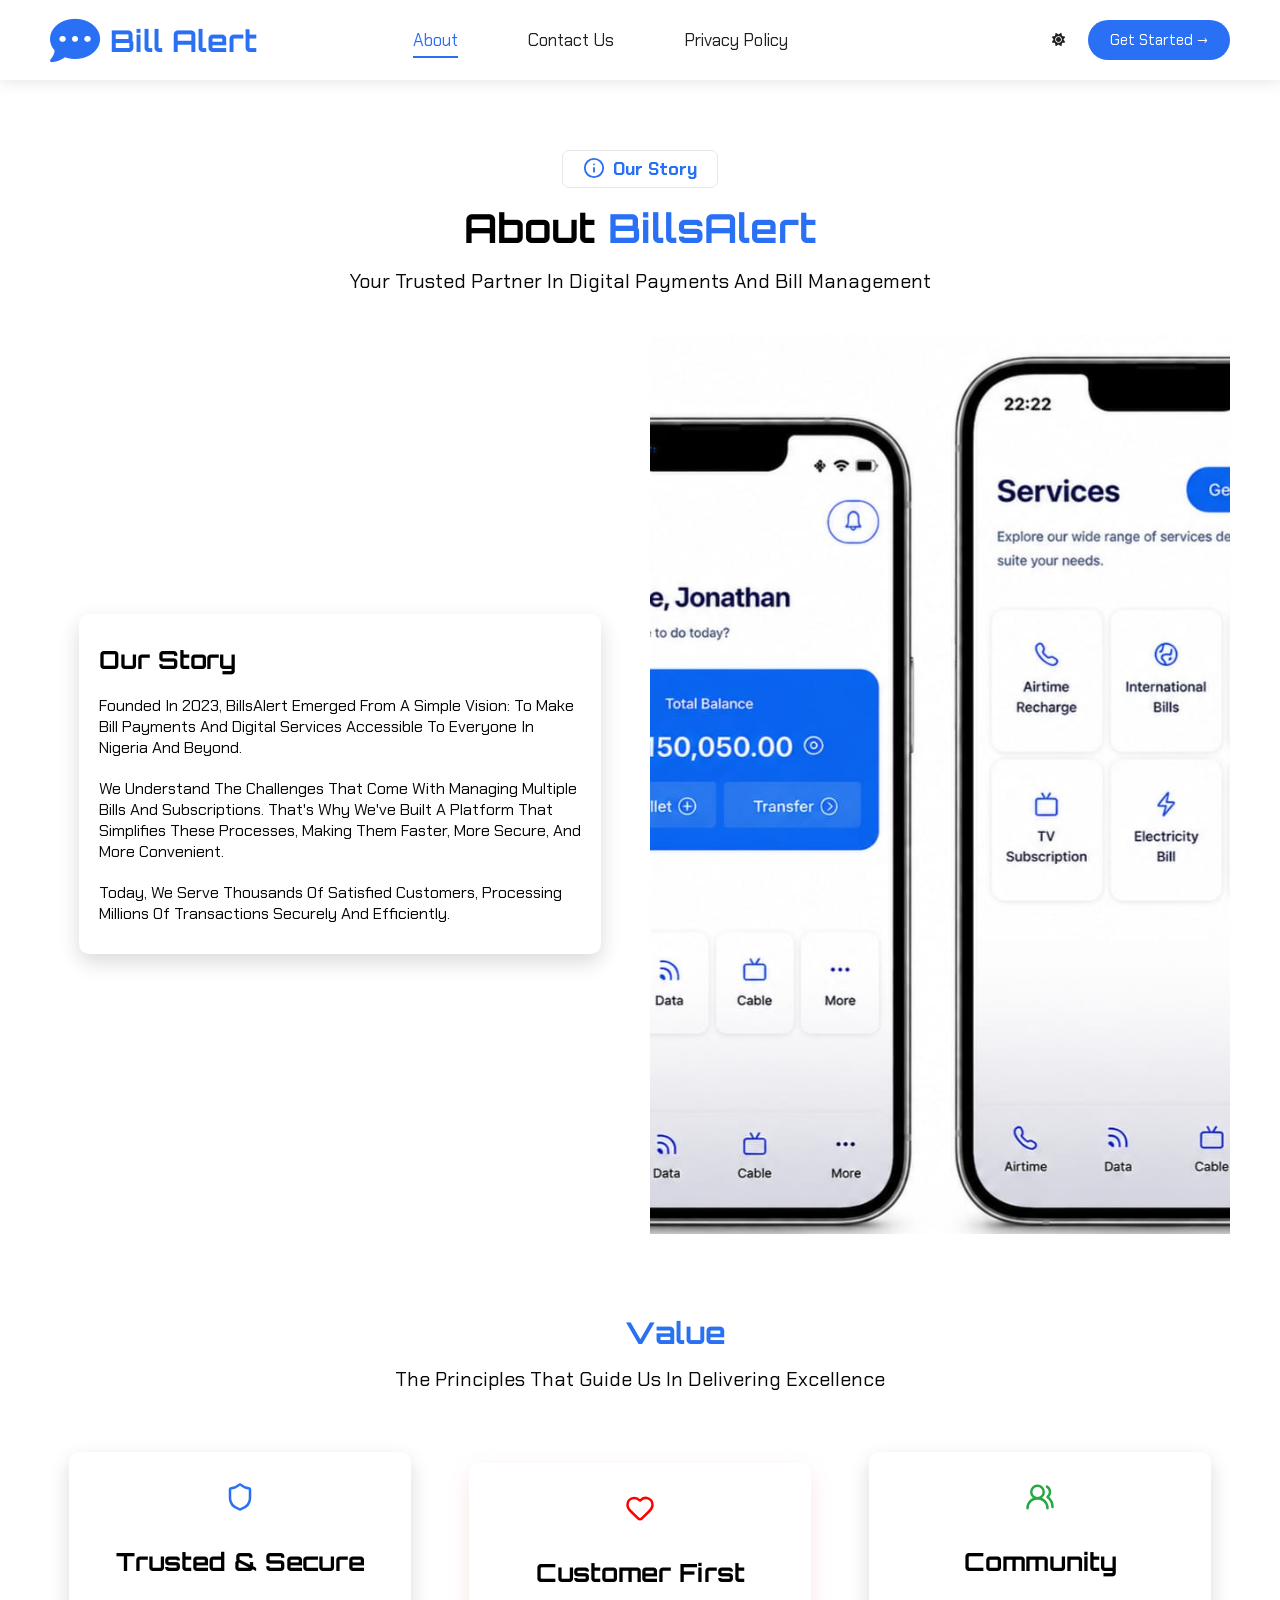
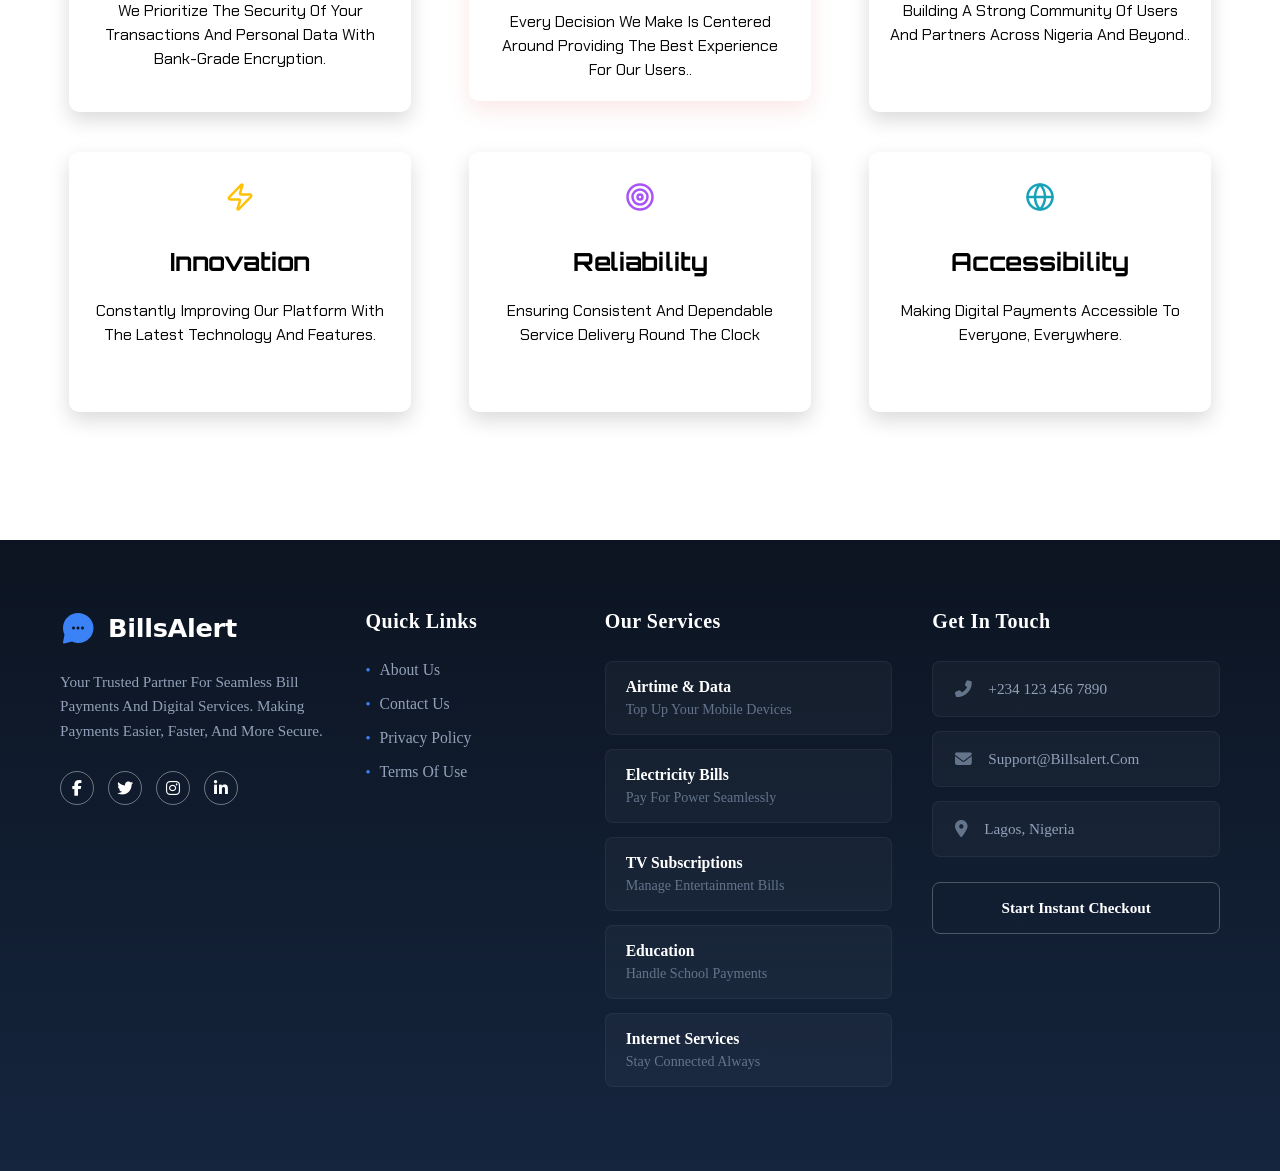
<file: about.html>
<!DOCTYPE html>
<html lang="en">

<head>
    <meta charset="UTF-8">
    <meta name="viewport" content="width=device-width, initial-scale=1.0">
    <title>BillsAlert</title>
    <link rel="preconnect" href="https://fonts.googleapis.com">
    <link rel="preconnect" href="https://fonts.gstatic.com" crossorigin>
    <link href="https://fonts.googleapis.com/css2?family=Orbitron:wght@400..900&display=swap" rel="stylesheet">
    <link rel="preconnect" href="https://fonts.googleapis.com">
    <link href="https://unpkg.com/aos@2.3.1/dist/aos.css" rel="stylesheet">
    <link
        href="https://fonts.googleapis.com/css2?family=Chakra+Petch:ital,wght@0,300;0,400;0,500;0,600;0,700;1,300;1,400;1,500;1,600;1,700&family=Orbitron:wght@400..900&display=swap"
        rel="stylesheet">
    <link rel="stylesheet" href="https://cdnjs.cloudflare.com/ajax/libs/font-awesome/6.5.2/css/all.min.css">
    <link rel="stylesheet" href="css/style.css">
    <link rel="stylesheet" href="css/about.css">
</head>

<body>
    <section class="hero">
        <section class="nav">
            <div class="nav-container">
                <div class="icon">
                    <a href="index.html"> <i class="fa-solid fa-comment-dots">
                        </i>
                        <h3>Bill Alert</h3>
                    </a>
                </div>




               <div id="nav" class="nav-links">
                <button class="hideMenu" id="hideMenu">
                
                        <svg xmlns="http://www.w3.org/2000/svg" width="16" height="16" fill="currentColor"
                            class="bi bi-x-lg" viewBox="0 0 16 16">
                            <path
                                d="M2.146 2.854a.5.5 0 1 1 .708-.708L8 7.293l5.146-5.147a.5.5 0 0 1 .708.708L8.707 8l5.147 5.146a.5.5 0 0 1-.708.708L8 8.707l-5.146 5.147a.5.5 0 0 1-.708-.708L7.293 8z" />
                        </svg>
                    
                </button>

               <div class="nav-link">
                 <ul>
                    <li><a href="about.html" class="active">about</a></li>
                    <li><a href="contact.html">contact us</a></li>
                    <li><a href="policy.html">privacy policy</a></li>
                </ul>

                   <div class="get-started">
                        <button class="mode-btn" onclick="toggleTheme()">
                          <i class="fa-regular fa-sun theme-icon" id="theme-icon"></i>
                        </button>
                        <a href="#">
                            <button>Get Started →</button>
                        </a>
                    </div>
               </div>
            </div>

                <div class="menu-Toggle" id="openMenuButton">
                    <div></div>
                    <div></div>
                    <div></div>
                </div>

                <!-- <nav class="side-menu" id="sideMenu">
                <div class="close-btn" id="closeMenuButton">&times;</div>
                <ul>
                     <li><a href="about.html">about</a></li>
                    <li><a href="contact.html">contact us</a></li>
                    <li><a href="policy.html">privacy policy</a></li>
                </ul>
            </nav> -->
            </div>
        </section>
    </section>
    <section class="about-us">
        <div class="about-">
            <div class="about-text">
                <h6> <svg xmlns="http://www.w3.org/2000/svg" width="24" height="24" viewBox="0 0 24 24" fill="none"
                        stroke="currentColor" stroke-width="2" stroke-linecap="round" stroke-linejoin="round"
                        class="lucide lucide-info-icon lucide-info">
                        <circle cx="12" cy="12" r="10" />
                        <path d="M12 16v-4" />
                        <path d="M12 8h.01" />
                    </svg> our story</h6>
                    <h2>About <span>BillsAlert</span></h2>
                    <p>Your trusted partner in digital payments and bill management</p>

            </div>

            <div class="about-grid">
                <div class="about-grid-item">
                    <h2>our story</h2>
                    <div class="first">
                        Founded in 2023, BillsAlert emerged from a simple vision: to make bill payments and digital
                        services accessible to everyone in Nigeria and beyond.
                    </div>
                    <div class="first">
                        We understand the challenges that come with managing multiple bills and subscriptions. That's
                        why we've built a platform that simplifies these processes, making them faster, more secure, and
                        more convenient.
                    </div>
                    <div class="first">
                        Today, we serve thousands of satisfied customers, processing millions of transactions securely
                        and efficiently.
                    </div>
                </div>
                <div class="about-grid-item">
                    <img src="assets/billalert.jpeg" alt="">
                </div>
            </div>
        </div>
    </section>

    <section class="value">
        <div class="value-text">
            <h2>Our <span>value</span></h2>
            <p>The principles that guide us in delivering excellence</p>

        </div>
        <div class="value-grid">
            <div class="value-grid-item">
                <svg xmlns="http://www.w3.org/2000/svg" width="24" height="24" viewBox="0 0 24 24" fill="none"
                    stroke="currentColor" stroke-width="2" stroke-linecap="round" stroke-linejoin="round"
                    class="lucide lucide-shield-icon lucide-shield">
                    <path
                        d="M20 13c0 5-3.5 7.5-7.66 8.95a1 1 0 0 1-.67-.01C7.5 20.5 4 18 4 13V6a1 1 0 0 1 1-1c2 0 4.5-1.2 6.24-2.72a1.17 1.17 0 0 1 1.52 0C14.51 3.81 17 5 19 5a1 1 0 0 1 1 1z" />
                </svg>
                <h2>trusted & secure</h2>
                <p>We prioritize the security of your transactions and personal data with bank-grade encryption.</p>
            </div>
            <div class="value-grid-item heart">
                <svg xmlns="http://www.w3.org/2000/svg" width="24" height="24" viewBox="0 0 24 24" fill="none"
                    stroke="currentColor" stroke-width="2" stroke-linecap="round" stroke-linejoin="round"
                    class="lucide lucide-heart-icon lucide-heart">
                    <path
                        d="M2 9.5a5.5 5.5 0 0 1 9.591-3.676.56.56 0 0 0 .818 0A5.49 5.49 0 0 1 22 9.5c0 2.29-1.5 4-3 5.5l-5.492 5.313a2 2 0 0 1-3 .019L5 15c-1.5-1.5-3-3.2-3-5.5" />
                </svg>
                <h2>Customer First</h2>
                <p>Every decision we make is centered around providing the best experience for our users..</p>
            </div>
            <div class="value-grid-item users">
                <svg xmlns="http://www.w3.org/2000/svg" width="24" height="24" viewBox="0 0 24 24" fill="none"
                    stroke="currentColor" stroke-width="2" stroke-linecap="round" stroke-linejoin="round"
                    class="lucide lucide-users-round-icon lucide-users-round">
                    <path d="M18 21a8 8 0 0 0-16 0" />
                    <circle cx="10" cy="8" r="5" />
                    <path d="M22 20c0-3.37-2-6.5-4-8a5 5 0 0 0-.45-8.3" />
                </svg>
                <h2>Community </h2>
                <p>Building a strong community of users and partners across Nigeria and beyond..</p>
            </div>
            <div class="value-grid-item lightning">
                <svg xmlns="http://www.w3.org/2000/svg" width="24" height="24" viewBox="0 0 24 24" fill="none"
                    stroke="currentColor" stroke-width="2" stroke-linecap="round" stroke-linejoin="round"
                    class="lucide lucide-zap-icon lucide-zap">
                    <path
                        d="M4 14a1 1 0 0 1-.78-1.63l9.9-10.2a.5.5 0 0 1 .86.46l-1.92 6.02A1 1 0 0 0 13 10h7a1 1 0 0 1 .78 1.63l-9.9 10.2a.5.5 0 0 1-.86-.46l1.92-6.02A1 1 0 0 0 11 14z" />
                </svg>
                <h2>innovation </h2>
                <p>Constantly improving our platform with the latest technology and features.</p>
            </div>
            <div class="value-grid-item target">
                <svg xmlns="http://www.w3.org/2000/svg" width="24" height="24" viewBox="0 0 24 24" fill="none"
                    stroke="currentColor" stroke-width="2" stroke-linecap="round" stroke-linejoin="round"
                    class="lucide lucide-target-icon lucide-target">
                    <circle cx="12" cy="12" r="10" />
                    <circle cx="12" cy="12" r="6" />
                    <circle cx="12" cy="12" r="2" />
                </svg>
                <h2>reliability </h2>
                <p>Ensuring consistent and dependable service delivery round the clock</p>
            </div>
            <div class="value-grid-item globe">
                <svg xmlns="http://www.w3.org/2000/svg" width="24" height="24" viewBox="0 0 24 24" fill="none"
                    stroke="currentColor" stroke-width="2" stroke-linecap="round" stroke-linejoin="round"
                    class="lucide lucide-globe-icon lucide-globe">
                    <circle cx="12" cy="12" r="10" />
                    <path d="M12 2a14.5 14.5 0 0 0 0 20 14.5 14.5 0 0 0 0-20" />
                    <path d="M2 12h20" />
                </svg>
                <h2>accessibility </h2>
                <p>Making digital payments accessible to everyone, everywhere.</p>
            </div>
        </div>
    </section>

    <section class="footer">
        <div class="footer-container">
            <div class="footer-content">

                <div class="footer-column brand-col">
                    <div class="logo-wrapper">
                        <svg class="logo-msg-icon" viewBox="0 0 24 24" fill="currentColor">
                            <path
                                d="M12 2C6.48 2 2 6.48 2 12c0 1.54.36 2.98 1 4.28L2.03 21.45c-.14.53.33 1.01.86.86l5.17-1.39c1.3.64 2.74 1 4.28 1 5.52 0 10-4.48 10-10S17.52 2 12 2zm-3 11c-.55 0-1-.45-1-1s.45-1 1-1 1 .45 1 1-.45 1-1 1zm3 0c-.55 0-1-.45-1-1s.45-1 1-1 1 .45 1 1-.45 1-1 1zm3 0c-.55 0-1-.45-1-1s.45-1 1-1 1 .45 1 1-.45 1-1 1z" />
                        </svg>
                        <span class="logo-text">BillsAlert</span>
                    </div>
                    <p class="brand-description">
                        Your trusted partner for seamless bill payments and digital services. Making payments easier,
                        faster, and more secure.
                    </p>
                    <div class="social-links-wrapper">
                        <a href="#" class="social-btn-link"><i class="fab fa-facebook-f"></i></a>
                        <a href="#" class="social-btn-link"><i class="fab fa-twitter"></i></a>
                        <a href="#" class="social-btn-link"><i class="fab fa-instagram"></i></a>
                        <a href="#" class="social-btn-link"><i class="fab fa-linkedin-in"></i></a>
                    </div>
                </div>

                <div class="footer-column links-col">
                    <h3 class="column-title">Quick Links</h3>
                    <ul class="quick-links-list">
                        <li><a href="#" class="quick-link-item">About Us</a></li>
                        <li><a href="#" class="quick-link-item">Contact Us</a></li>
                        <li><a href="#" class="quick-link-item">Privacy Policy</a></li>
                        <li><a href="#" class="quick-link-item">Terms of Use</a></li>
                    </ul>
                </div>

                <div class="footer-column services-col">
                    <h3 class="column-title">Our Services</h3>

                    <div class="service-card">
                        <h4 class="service-title">Airtime & Data</h4>
                        <p class="service-desc">Top up your mobile devices</p>
                    </div>

                    <div class="service-card">
                        <h4 class="service-title">Electricity Bills</h4>
                        <p class="service-desc">Pay for power seamlessly</p>
                    </div>

                    <div class="service-card">
                        <h4 class="service-title">TV Subscriptions</h4>
                        <p class="service-desc">Manage entertainment bills</p>
                    </div>

                    <div class="service-card">
                        <h4 class="service-title">Education</h4>
                        <p class="service-desc">Handle school payments</p>
                    </div>

                    <div class="service-card">
                        <h4 class="service-title">Internet Services</h4>
                        <p class="service-desc">Stay connected always</p>
                    </div>
                </div>

                <div class="footer-column contact-col">
                    <h3 class="column-title">Get in Touch</h3>

                    <a href="tel:+2341234567890" class="contact-card-link">
                        <i class="fas fa-phone-alt"></i> <span>+234 123 456 7890</span>
                    </a>

                    <a href="mailto:support@billsalert.com" class="contact-card-link">
                        <i class="fas fa-envelope"></i> <span>support@billsalert.com</span>
                    </a>

                    <a href="#" class="contact-card-link">
                        <i class="fas fa-map-marker-alt"></i> <span>Lagos, Nigeria</span>
                    </a>

                    <a href="#" class="checkout-action-btn">Start Instant Checkout</a>
                </div>

            </div>
        </div>
    </section>

    <script src="https://unpkg.com/aos@2.3.1/dist/aos.js"></script>
    <script>
        AOS.init();
    </script>
      <Script src="script.js"></Script>
</body>

</html>
</file>
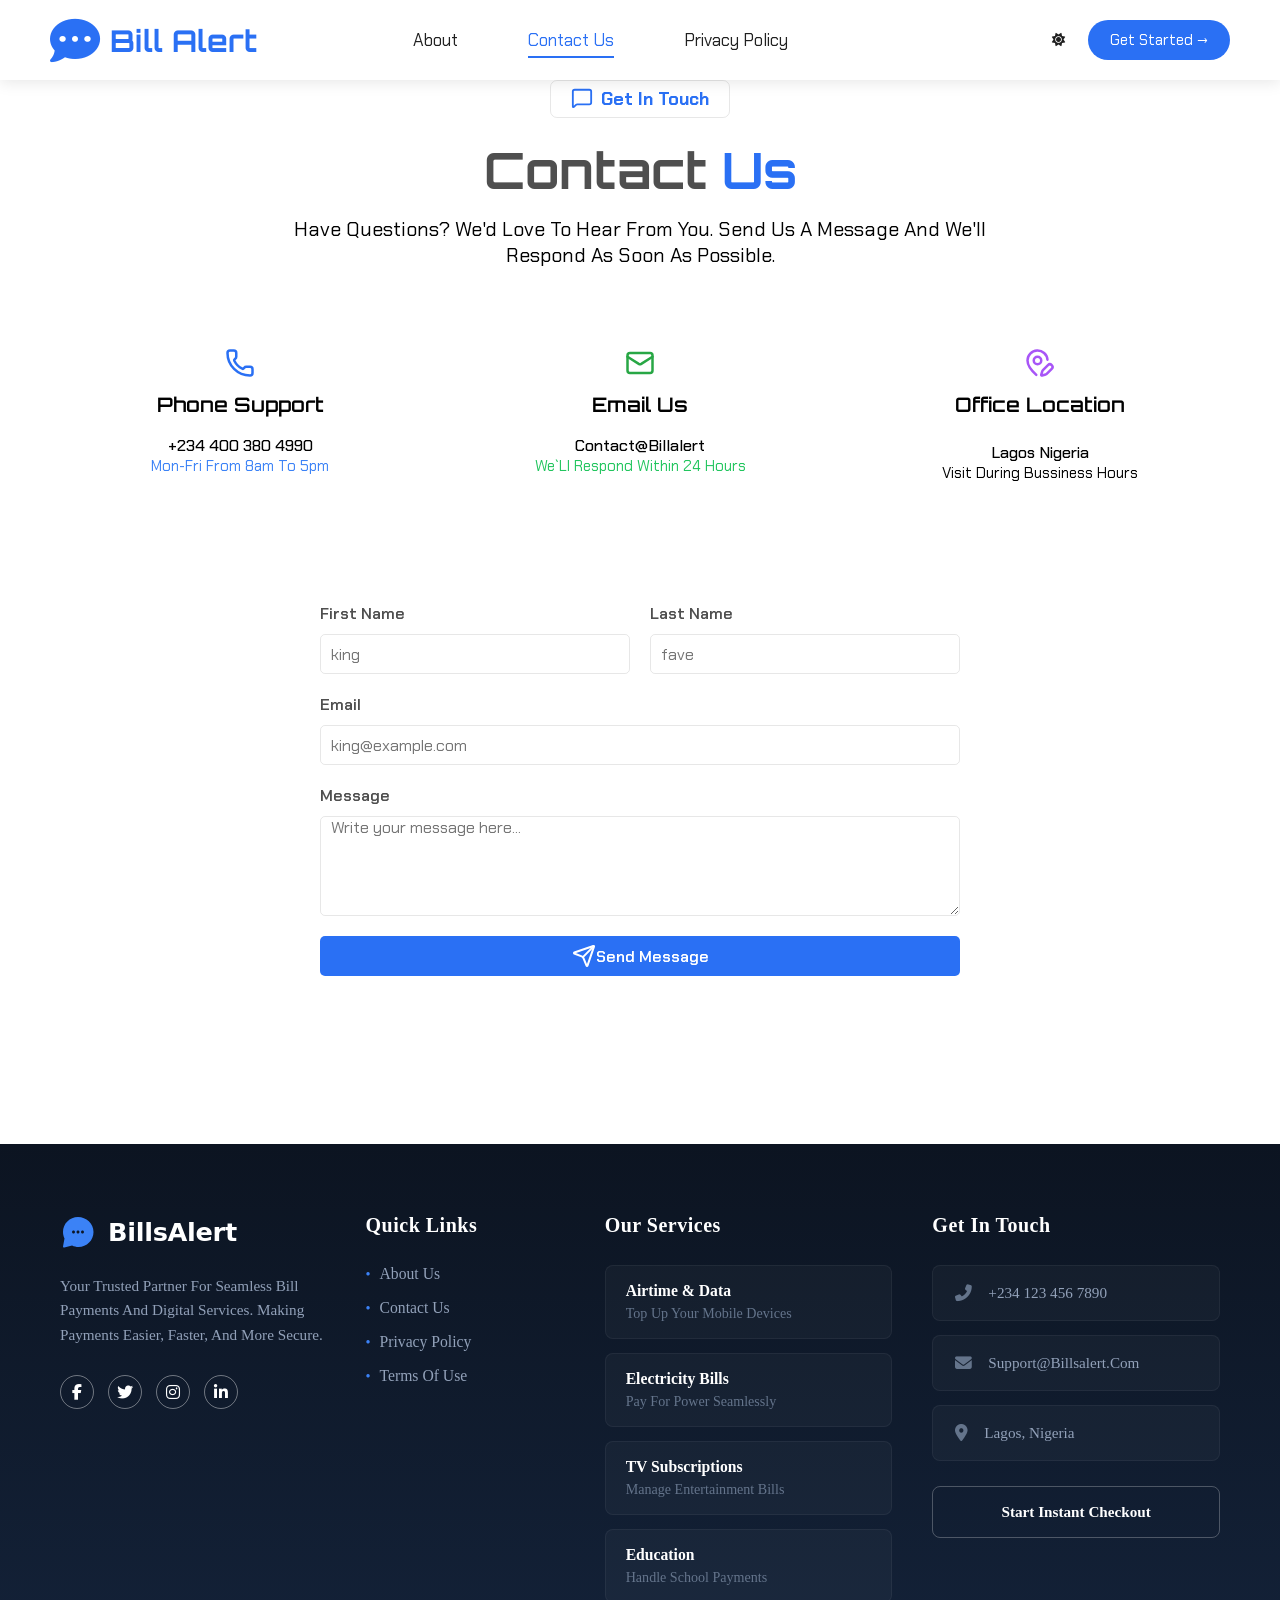
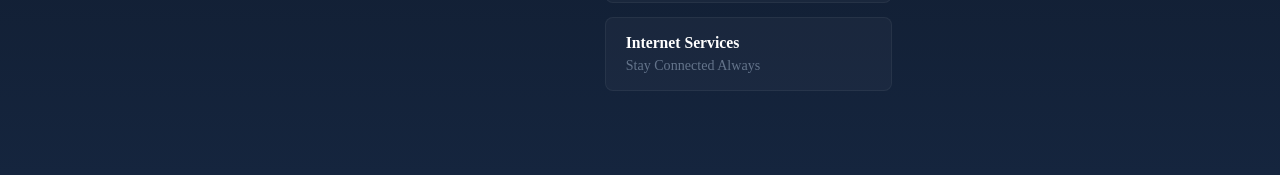
<file: contact.html>
<!DOCTYPE html>
<html lang="en">

<head>
    <meta charset="UTF-8">
    <meta name="viewport" content="width=device-width, initial-scale=1.0">
    <title>BillsAlert</title>
    <link rel="preconnect" href="https://fonts.googleapis.com">
    <link rel="preconnect" href="https://fonts.gstatic.com" crossorigin>
    <link href="https://fonts.googleapis.com/css2?family=Orbitron:wght@400..900&display=swap" rel="stylesheet">
    <link rel="preconnect" href="https://fonts.googleapis.com">
    <link href="https://unpkg.com/aos@2.3.1/dist/aos.css" rel="stylesheet">
    <link
        href="https://fonts.googleapis.com/css2?family=Chakra+Petch:ital,wght@0,300;0,400;0,500;0,600;0,700;1,300;1,400;1,500;1,600;1,700&family=Orbitron:wght@400..900&display=swap"
        rel="stylesheet">
    <link rel="stylesheet" href="https://cdnjs.cloudflare.com/ajax/libs/font-awesome/6.5.2/css/all.min.css">
    <link rel="stylesheet" href="css/style.css">
    <link rel="stylesheet" href="css/contact.css">

</head>

<body>
    <section class="nav">
        <div class="nav-container">
            <div class="icon">
                <a href="index.html"> <i class="fa-solid fa-comment-dots">
                    </i>
                    <h3>Bill Alert</h3>
                </a>
            </div>



            <div id="nav" class="nav-links">
                <button class="hideMenu" id="hideMenu">

                    <svg xmlns="http://www.w3.org/2000/svg" width="16" height="16" fill="currentColor"
                        class="bi bi-x-lg" viewBox="0 0 16 16">
                        <path
                            d="M2.146 2.854a.5.5 0 1 1 .708-.708L8 7.293l5.146-5.147a.5.5 0 0 1 .708.708L8.707 8l5.147 5.146a.5.5 0 0 1-.708.708L8 8.707l-5.146 5.147a.5.5 0 0 1-.708-.708L7.293 8z" />
                    </svg>

                </button>

                <div class="nav-link">
                    <ul>
                        <li><a href="about.html">about</a></li>
                        <li><a href="contact.html" class="active">contact us</a></li>
                        <li><a href="policy.html">privacy policy</a></li>
                    </ul>

                       <div class="get-started">
                        <button class="mode-btn" onclick="toggleTheme()">
                          <i class="fa-regular fa-sun theme-icon" id="theme-icon"></i>
                        </button>
                        <a href="#">
                            <button>Get Started →</button>
                        </a>
                    </div>
                </div>
            </div>

            <div class="menu-Toggle" id="openMenuButton">
                <div></div>
                <div></div>
                <div></div>
            </div>

            <!-- <nav class="side-menu" id="sideMenu">
                <div class="close-btn" id="closeMenuButton">&times;</div>
                <ul>
                     <li><a href="about.html">about</a></li>
                    <li><a href="contact.html">contact us</a></li>
                    <li><a href="policy.html">privacy policy</a></li>
                </ul>
            </nav> -->
        </div>
    </section>

    <section class="contact">
        <div class="contact-text">
            <h6> <svg xmlns="http://www.w3.org/2000/svg" width="24" height="24" viewBox="0 0 24 24" fill="none"
                    stroke="currentColor" stroke-width="2" stroke-linecap="round" stroke-linejoin="round"
                    class="lucide lucide-message-square-icon lucide-message-square">
                    <path
                        d="M22 17a2 2 0 0 1-2 2H6.828a2 2 0 0 0-1.414.586l-2.202 2.202A.71.71 0 0 1 2 21.286V5a2 2 0 0 1 2-2h16a2 2 0 0 1 2 2z" />
                </svg>get in touch</h6>
            <h2>contact <span>us</span></h2>
            <p>Have questions? We'd love to hear from you. Send us a message and we'll respond as soon as possible.
            </p>

        </div>
    </section>
    <section class="grid">
        <div class="items blue">
            <svg xmlns="http://www.w3.org/2000/svg" width="24" height="24" viewBox="0 0 24 24" fill="none"
                stroke="currentColor" stroke-width="2" stroke-linecap="round" stroke-linejoin="round"
                class="lucide lucide-phone-icon lucide-phone">
                <path
                    d="M13.832 16.568a1 1 0 0 0 1.213-.303l.355-.465A2 2 0 0 1 17 15h3a2 2 0 0 1 2 2v3a2 2 0 0 1-2 2A18 18 0 0 1 2 4a2 2 0 0 1 2-2h3a2 2 0 0 1 2 2v3a2 2 0 0 1-.8 1.6l-.468.351a1 1 0 0 0-.292 1.233 14 14 0 0 0 6.392 6.384" />
            </svg>

            <h1>phone support</h1> <br>
            <a href="#">+234 400 380 4990</a>
            <p>mon-fri from 8am to 5pm </p>
        </div>
        <div class="items green">
            <svg xmlns="http://www.w3.org/2000/svg" width="24" height="24" viewBox="0 0 24 24" fill="none"
                stroke="currentColor" stroke-width="2" stroke-linecap="round" stroke-linejoin="round"
                class="lucide lucide-mail-icon lucide-mail">
                <path d="m22 7-8.991 5.727a2 2 0 0 1-2.009 0L2 7" />
                <rect x="2" y="4" width="20" height="16" rx="2" />
            </svg>
            <h1>email us</h1> <br>
            <a href="#">contact@billalert</a> <br>
            <p>we`ll respond within 24 hours</p>
        </div>
        <div class="items target">
            <svg xmlns="http://www.w3.org/2000/svg" width="24" height="24" viewBox="0 0 24 24" fill="none"
                stroke="currentColor" stroke-width="2" stroke-linecap="round" stroke-linejoin="round"
                class="lucide lucide-map-pin-pen-icon lucide-map-pin-pen">
                <path d="M17.97 9.304A8 8 0 0 0 2 10c0 4.69 4.887 9.562 7.022 11.468" />
                <path
                    d="M21.378 16.626a1 1 0 0 0-3.004-3.004l-4.01 4.012a2 2 0 0 0-.506.854l-.837 2.87a.5.5 0 0 0 .62.62l2.87-.837a2 2 0 0 0 .854-.506z" />
                <circle cx="10" cy="10" r="3" />
            </svg>
            <h1>office location</h1>
            <h5>Lagos Nigeria</h5>
            <p>Visit during bussiness hours</p>
        </div>


    </section>

    <section class="form">
        <form action="#">
            <div class="forms">
                <div class="form-item">
                    <label for="name">First Name</label>
                    <input type="text" id="name" name="name" placeholder="king" required>
                </div>
                <div class="form-item">
                    <label for="name">last Name</label>
                    <input type="text" id="name" name="name" placeholder="fave" required>
                </div>

            </div>
            <div class="form-email">
                <label for="email">Email</label>
                <input type="email" id="email" name="email" placeholder="king@example.com" required>
            </div>

            <div class="form-message">

                <label for="message">Message</label>
                <textarea id="message" name="message" placeholder="Write your message here..." required></textarea>
            </div>

            <div class="send">
                <button type="submit"> <svg xmlns="http://www.w3.org/2000/svg" width="24" height="24"
                        viewBox="0 0 24 24" fill="none" stroke="currentColor" stroke-width="2" stroke-linecap="round"
                        stroke-linejoin="round" class="lucide lucide-send-icon lucide-send">
                        <path
                            d="M14.536 21.686a.5.5 0 0 0 .937-.024l6.5-19a.496.496 0 0 0-.635-.635l-19 6.5a.5.5 0 0 0-.024.937l7.93 3.18a2 2 0 0 1 1.112 1.11z" />
                        <path d="m21.854 2.147-10.94 10.939" />
                    </svg>Send Message</button>
            </div>
        </form>
    </section>

    <section class="footer">
        <div class="footer-container">
            <div class="footer-content">

                <div class="footer-column brand-col">
                    <div class="logo-wrapper">
                        <svg class="logo-msg-icon" viewBox="0 0 24 24" fill="currentColor">
                            <path
                                d="M12 2C6.48 2 2 6.48 2 12c0 1.54.36 2.98 1 4.28L2.03 21.45c-.14.53.33 1.01.86.86l5.17-1.39c1.3.64 2.74 1 4.28 1 5.52 0 10-4.48 10-10S17.52 2 12 2zm-3 11c-.55 0-1-.45-1-1s.45-1 1-1 1 .45 1 1-.45 1-1 1zm3 0c-.55 0-1-.45-1-1s.45-1 1-1 1 .45 1 1-.45 1-1 1zm3 0c-.55 0-1-.45-1-1s.45-1 1-1 1 .45 1 1-.45 1-1 1z" />
                        </svg>
                        <span class="logo-text">BillsAlert</span>
                    </div>
                    <p class="brand-description">
                        Your trusted partner for seamless bill payments and digital services. Making payments easier,
                        faster, and more secure.
                    </p>
                    <div class="social-links-wrapper">
                        <a href="#" class="social-btn-link"><i class="fab fa-facebook-f"></i></a>
                        <a href="#" class="social-btn-link"><i class="fab fa-twitter"></i></a>
                        <a href="#" class="social-btn-link"><i class="fab fa-instagram"></i></a>
                        <a href="#" class="social-btn-link"><i class="fab fa-linkedin-in"></i></a>
                    </div>
                </div>

                <div class="footer-column links-col">
                    <h3 class="column-title">Quick Links</h3>
                    <ul class="quick-links-list">
                        <li><a href="#" class="quick-link-item">About Us</a></li>
                        <li><a href="#" class="quick-link-item">Contact Us</a></li>
                        <li><a href="#" class="quick-link-item">Privacy Policy</a></li>
                        <li><a href="#" class="quick-link-item">Terms of Use</a></li>
                    </ul>
                </div>

                <div class="footer-column services-col">
                    <h3 class="column-title">Our Services</h3>

                    <div class="service-card">
                        <h4 class="service-title">Airtime & Data</h4>
                        <p class="service-desc">Top up your mobile devices</p>
                    </div>

                    <div class="service-card">
                        <h4 class="service-title">Electricity Bills</h4>
                        <p class="service-desc">Pay for power seamlessly</p>
                    </div>

                    <div class="service-card">
                        <h4 class="service-title">TV Subscriptions</h4>
                        <p class="service-desc">Manage entertainment bills</p>
                    </div>

                    <div class="service-card">
                        <h4 class="service-title">Education</h4>
                        <p class="service-desc">Handle school payments</p>
                    </div>

                    <div class="service-card">
                        <h4 class="service-title">Internet Services</h4>
                        <p class="service-desc">Stay connected always</p>
                    </div>
                </div>

                <div class="footer-column contact-col">
                    <h3 class="column-title">Get in Touch</h3>

                    <a href="tel:+2341234567890" class="contact-card-link">
                        <i class="fas fa-phone-alt"></i> <span>+234 123 456 7890</span>
                    </a>

                    <a href="mailto:support@billsalert.com" class="contact-card-link">
                        <i class="fas fa-envelope"></i> <span>support@billsalert.com</span>
                    </a>

                    <a href="#" class="contact-card-link">
                        <i class="fas fa-map-marker-alt"></i> <span>Lagos, Nigeria</span>
                    </a>

                    <a href="#" class="checkout-action-btn">Start Instant Checkout</a>
                </div>

            </div>
        </div>
    </section>

    <script src="https://unpkg.com/aos@2.3.1/dist/aos.js"></script>
    <script>
        AOS.init();
    </script>
    <Script src="script.js"></Script>
</body>

</html>
</file>
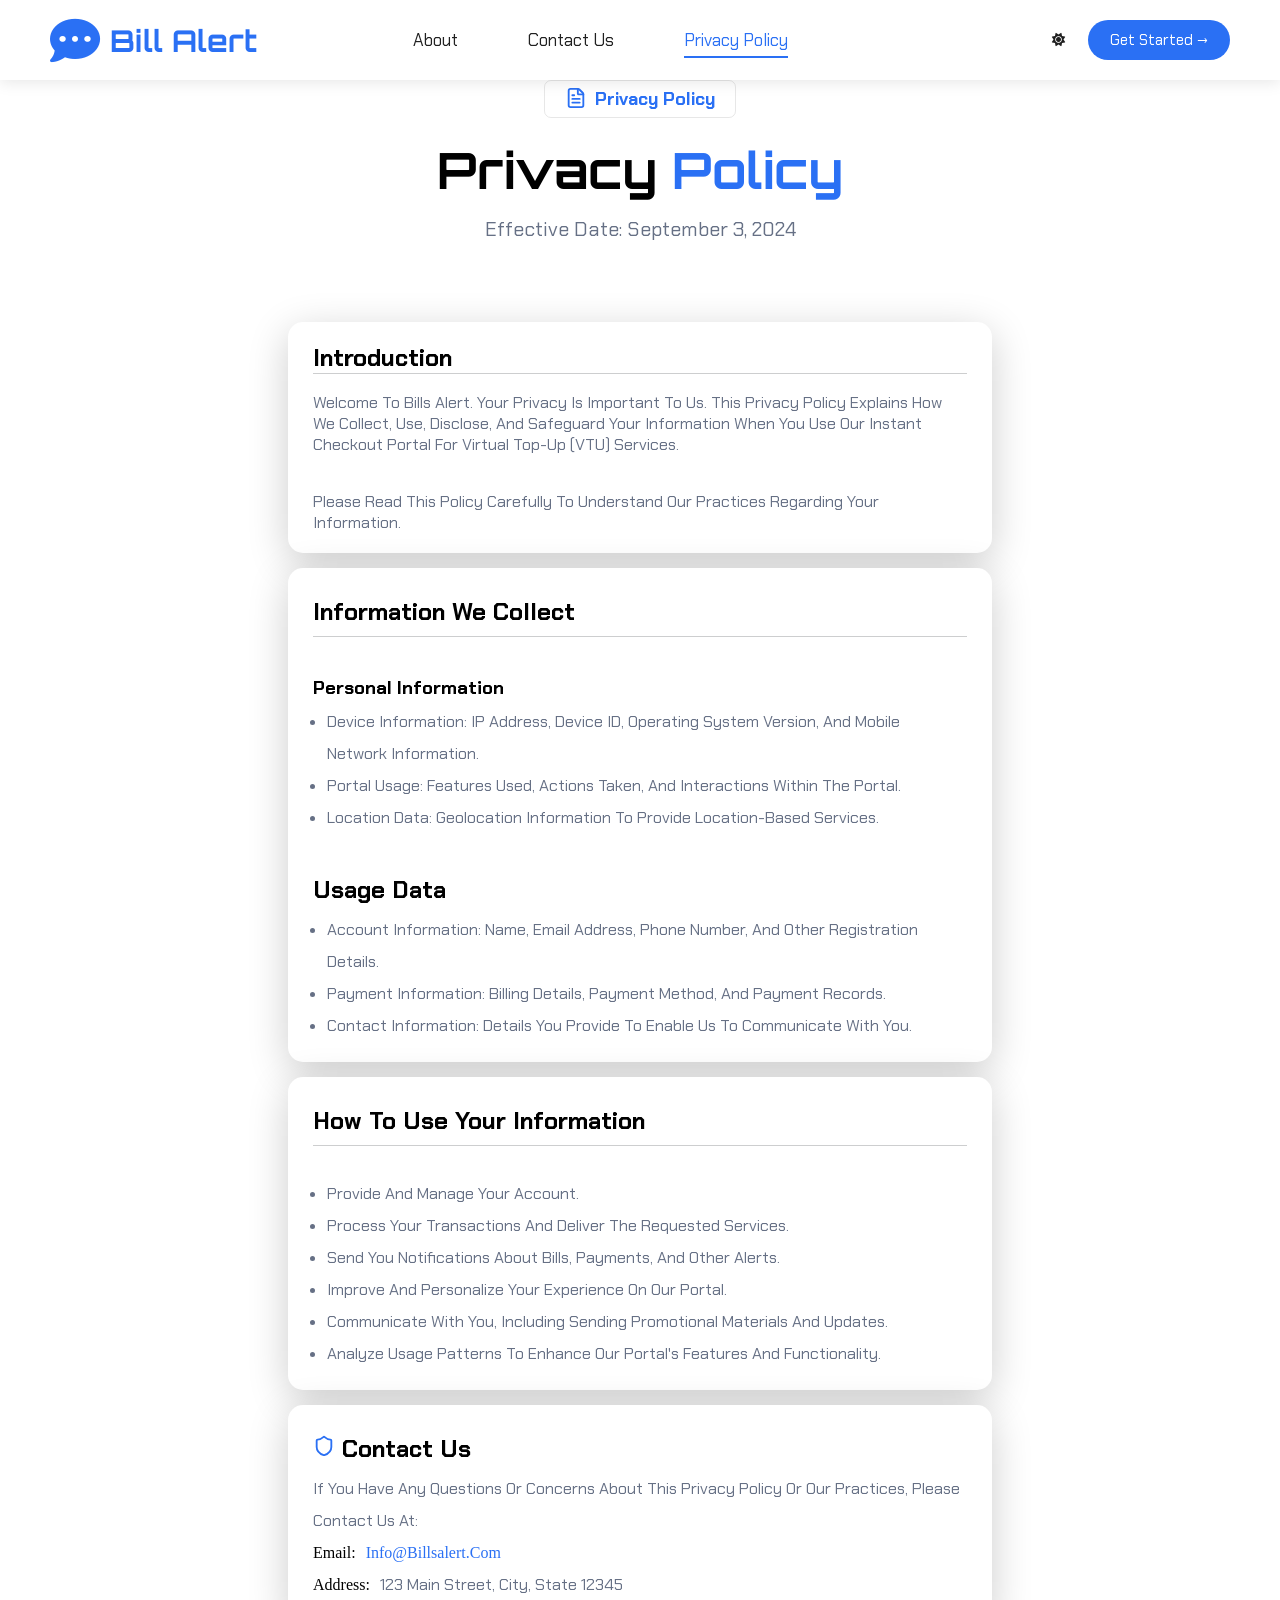
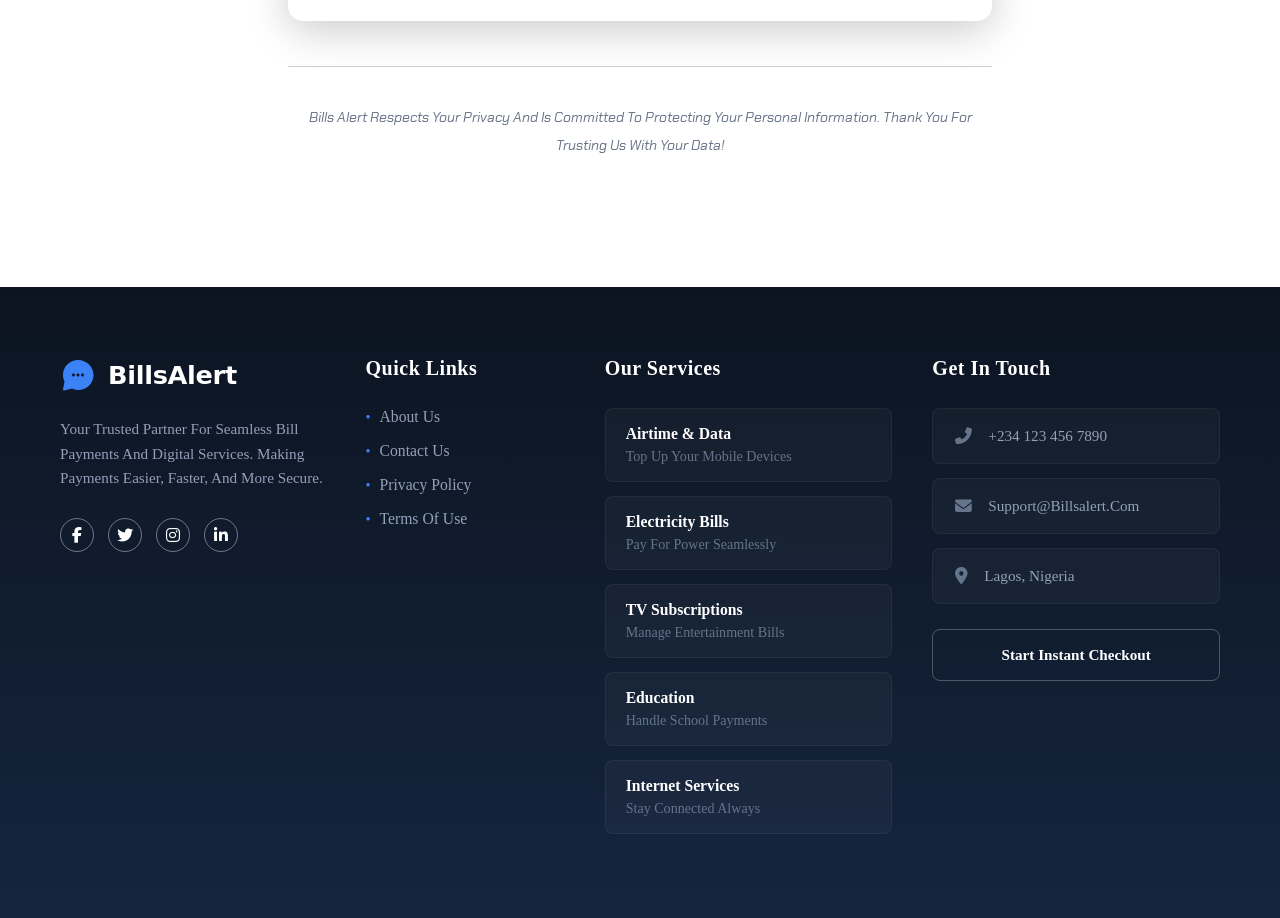
<file: policy.html>
<!DOCTYPE html>
<html lang="en">

<head>
    <meta charset="UTF-8">
    <meta name="viewport" content="width=device-width, initial-scale=1.0">
    <title>BillsAlert</title>
    <link rel="preconnect" href="https://fonts.googleapis.com">
    <link rel="preconnect" href="https://fonts.gstatic.com" crossorigin>
    <link href="https://fonts.googleapis.com/css2?family=Orbitron:wght@400..900&display=swap" rel="stylesheet">
    <link rel="preconnect" href="https://fonts.googleapis.com">

    <link
        href="https://fonts.googleapis.com/css2?family=Chakra+Petch:ital,wght@0,300;0,400;0,500;0,600;0,700;1,300;1,400;1,500;1,600;1,700&family=Orbitron:wght@400..900&display=swap"
        rel="stylesheet">
    <link rel="stylesheet" href="https://cdnjs.cloudflare.com/ajax/libs/font-awesome/6.5.2/css/all.min.css">
    <link href="https://unpkg.com/aos@2.3.1/dist/aos.css" rel="stylesheet">
    <link rel="stylesheet" href="css/style.css">
    <link rel="stylesheet" href="css/policy.css">
</head>

<body>
    <section class="nav">
        <div class="nav-container">
            <div class="icon">
                <a href="index.html"> <i class="fa-solid fa-comment-dots">
                    </i>
                    <h3>Bill Alert</h3>
                </a>
            </div>




            <div id="nav" class="nav-links">
                <button class="hideMenu" id="hideMenu">

                    <svg xmlns="http://www.w3.org/2000/svg" width="16" height="16" fill="currentColor"
                        class="bi bi-x-lg" viewBox="0 0 16 16">
                        <path
                            d="M2.146 2.854a.5.5 0 1 1 .708-.708L8 7.293l5.146-5.147a.5.5 0 0 1 .708.708L8.707 8l5.147 5.146a.5.5 0 0 1-.708.708L8 8.707l-5.146 5.147a.5.5 0 0 1-.708-.708L7.293 8z" />
                    </svg>

                </button>

                <div class="nav-link">
                    <ul>
                        <li><a href="about.html">about</a></li>
                        <li><a href="contact.html">contact us</a></li>
                        <li><a href="policy.html" class="active">privacy policy</a></li>
                    </ul>
                    <div class="get-started">
                        <button class="mode-btn" onclick="toggleTheme()">
                            <i class="fa-regular fa-sun theme-icon" id="theme-icon"></i>
                        </button>
                        <a href="#">
                            <button>Get Started →</button>
                        </a>
                    </div>
                </div>
            </div>

            <div class="menu-Toggle" id="openMenuButton">
                <div></div>
                <div></div>
                <div></div>
            </div>

            <!-- <nav class="side-menu" id="sideMenu">
                <div class="close-btn" id="closeMenuButton">&times;</div>
                <ul>
                     <li><a href="about.html">about</a></li>
                    <li><a href="contact.html">contact us</a></li>
                    <li><a href="policy.html">privacy policy</a></li>
                </ul>
            </nav> -->
        </div>
    </section>

    <section class="policy">
        <div class="policy-text">

            <h6> <svg xmlns="http://www.w3.org/2000/svg" width="24" height="24" viewBox="0 0 24 24" fill="none"
                    stroke="currentColor" stroke-width="2" stroke-linecap="round" stroke-linejoin="round"
                    class="lucide lucide-file-text-icon lucide-file-text">
                    <path
                        d="M6 22a2 2 0 0 1-2-2V4a2 2 0 0 1 2-2h8a2.4 2.4 0 0 1 1.704.706l3.588 3.588A2.4 2.4 0 0 1 20 8v12a2 2 0 0 1-2 2z" />
                    <path d="M14 2v5a1 1 0 0 0 1 1h5" />
                    <path d="M10 9H8" />
                    <path d="M16 13H8" />
                    <path d="M16 17H8" />
                </svg>Privacy policy</h6>
            <h2>privacy <span>policy</span></h2>
            <p>Effective Date: September 3, 2024
            </p>

        </div>

        <div class="flex">
            <div class="flex-item">
                <div class="intro">
                    <h2>introduction</h2> <br>
                    <p>Welcome to Bills Alert. Your privacy is important to us. This Privacy Policy explains how we
                        collect, use, disclose, and safeguard your information when you use our Instant Checkout Portal
                        for Virtual Top-Up (VTU) services.

                    </p> <br> <br>

                    <p>Please read this policy carefully to understand our practices regarding your information.</p>
                </div>
            </div>
            <div class="flex-item">
                <div class="gathered-info">
                    <h2>Information we collect</h2><br>
                    <h3>Personal Information</h3>
                    <ul>
                        <li>Device Information: IP address, device ID, operating system version, and mobile network
                            information.</li>
                        <li>Portal Usage: Features used, actions taken, and interactions within the portal.</li>
                        <li>Location Data: Geolocation information to provide location-based services.</li>
                    </ul> <br>

                    <h2 class="one">Usage data</h2>
                    <ul>
                        <li>Account Information: Name, email address, phone number, and other registration details.</li>
                        <li>Payment Information: Billing details, payment method, and payment records.</li>
                        <li>Contact Information: Details you provide to enable us to communicate with you.</li>
                    </ul>

                </div>
            </div>
            <div class="flex-item">
                <div class="gathered-info">
                    <h2> How to use your information</h2><br>

                    <ul>
                        <li>Provide and manage your account.</li>
                        <li>Process your transactions and deliver the requested services.</li>
                        <li>Send you notifications about bills, payments, and other alerts.</li>
                        <li>Improve and personalize your experience on our portal.</li>
                        <li>Communicate with you, including sending promotional materials and updates.</li>
                        <li>Analyze usage patterns to enhance our portal's features and functionality.</li>
                    </ul>

                </div>
            </div>

            <div class="flex-item">
                <div class="gathered-infor ">
                    <span>
                        <h2 class="one"> <svg xmlns="http://www.w3.org/2000/svg" width="24" height="24"
                                viewBox="0 0 24 24" fill="none" stroke="currentColor" stroke-width="2"
                                stroke-linecap="round" stroke-linejoin="round"
                                class="lucide lucide-shield-icon lucide-shield">
                                <path
                                    d="M20 13c0 5-3.5 7.5-7.66 8.95a1 1 0 0 1-.67-.01C7.5 20.5 4 18 4 13V6a1 1 0 0 1 1-1c2 0 4.5-1.2 6.24-2.72a1.17 1.17 0 0 1 1.52 0C14.51 3.81 17 5 19 5a1 1 0 0 1 1 1z" />
                            </svg> contact us</h2>
                    </span>

                    <p>If you have any questions or concerns about this Privacy Policy or our practices, please contact
                        us at:</p>
                    <span> Email: <a href="mailto:info@billsalert.com">info@billsalert.com</a></span>
                    <span> address: <p>123 Main Street, City, State 12345</p></span>
                </div>
            </div>
            <div class="div">
                <br> <br>
                <em>Bills Alert respects your privacy and is committed to protecting your personal information. Thank
                    you for trusting us with your data!</em>
            </div>
        </div>

    </section>

    <section class="footer">
        <div class="footer-container">
            <div class="footer-content">

                <div class="footer-column brand-col">
                    <div class="logo-wrapper">
                        <svg class="logo-msg-icon" viewBox="0 0 24 24" fill="currentColor">
                            <path
                                d="M12 2C6.48 2 2 6.48 2 12c0 1.54.36 2.98 1 4.28L2.03 21.45c-.14.53.33 1.01.86.86l5.17-1.39c1.3.64 2.74 1 4.28 1 5.52 0 10-4.48 10-10S17.52 2 12 2zm-3 11c-.55 0-1-.45-1-1s.45-1 1-1 1 .45 1 1-.45 1-1 1zm3 0c-.55 0-1-.45-1-1s.45-1 1-1 1 .45 1 1-.45 1-1 1zm3 0c-.55 0-1-.45-1-1s.45-1 1-1 1 .45 1 1-.45 1-1 1z" />
                        </svg>
                        <span class="logo-text">BillsAlert</span>
                    </div>
                    <p class="brand-description">
                        Your trusted partner for seamless bill payments and digital services. Making payments easier,
                        faster, and more secure.
                    </p>
                    <div class="social-links-wrapper">
                        <a href="#" class="social-btn-link"><i class="fab fa-facebook-f"></i></a>
                        <a href="#" class="social-btn-link"><i class="fab fa-twitter"></i></a>
                        <a href="#" class="social-btn-link"><i class="fab fa-instagram"></i></a>
                        <a href="#" class="social-btn-link"><i class="fab fa-linkedin-in"></i></a>
                    </div>
                </div>

                <div class="footer-column links-col">
                    <h3 class="column-title">Quick Links</h3>
                    <ul class="quick-links-list">
                        <li><a href="#" class="quick-link-item">About Us</a></li>
                        <li><a href="#" class="quick-link-item">Contact Us</a></li>
                        <li><a href="#" class="quick-link-item">Privacy Policy</a></li>
                        <li><a href="#" class="quick-link-item">Terms of Use</a></li>
                    </ul>
                </div>

                <div class="footer-column services-col">
                    <h3 class="column-title">Our Services</h3>

                    <div class="service-card">
                        <h4 class="service-title">Airtime & Data</h4>
                        <p class="service-desc">Top up your mobile devices</p>
                    </div>

                    <div class="service-card">
                        <h4 class="service-title">Electricity Bills</h4>
                        <p class="service-desc">Pay for power seamlessly</p>
                    </div>

                    <div class="service-card">
                        <h4 class="service-title">TV Subscriptions</h4>
                        <p class="service-desc">Manage entertainment bills</p>
                    </div>

                    <div class="service-card">
                        <h4 class="service-title">Education</h4>
                        <p class="service-desc">Handle school payments</p>
                    </div>

                    <div class="service-card">
                        <h4 class="service-title">Internet Services</h4>
                        <p class="service-desc">Stay connected always</p>
                    </div>
                </div>

                <div class="footer-column contact-col">
                    <h3 class="column-title">Get in Touch</h3>

                    <a href="tel:+2341234567890" class="contact-card-link">
                        <i class="fas fa-phone-alt"></i> <span>+234 123 456 7890</span>
                    </a>

                    <a href="mailto:support@billsalert.com" class="contact-card-link">
                        <i class="fas fa-envelope"></i> <span>support@billsalert.com</span>
                    </a>

                    <a href="#" class="contact-card-link">
                        <i class="fas fa-map-marker-alt"></i> <span>Lagos, Nigeria</span>
                    </a>

                    <a href="#" class="checkout-action-btn">Start Instant Checkout</a>
                </div>

            </div>
        </div>
    </section>
    <script src="https://unpkg.com/aos@2.3.1/dist/aos.js"></script>
    <script>
        AOS.init();
    </script>
    <Script src="script.js"></Script>
</body>

</html>
</file>
<file: css/style.css>
@import url("https://fonts.googleapis.com/css2?family=Orbitron:wght@400;500;600;700&display=swap");

@import url("https://fonts.googleapis.com/css2?family=Orbitron:wght@400..900&display=swap");

:root {
  --font-family: "Orbitron", sans-serif;
  --sub-font: "Chakra Petch", sans-serif;
  --main-colour-h2: #2a70f4; 
  --main-colour: #2a70f4;

  --main-padding: 0px 50px;
  --border: 1px solid rgba(0, 0, 0, 0.096);
  --default: white;
--text-color:  #000000b0;
--h1-color: black;
  --background-colour: rgba(255, 255, 255, 0.096);
  --variant: rgb(32, 32, 32);
  --box-shadow:  0 10px 40px rgba(0, 0, 0, 0.2) ;
  --brand-border: 1px solid rgba(0, 0, 0, 0.233);
  --brand-bg: rgba(0, 0, 0, 0.027);
  --section-bg: rgba(0, 0, 0, 0.014);
  --surface: #ffffff;
  --surface-soft: #f7f9fc;
  --muted-border: rgba(0, 0, 0, 0.08);
  --muted-heading: #1f2a44;
  
}

[data-theme="dark"] {
  --variant: rgb(248, 248, 248);
  --default: #090909;
  --main-colour: #003eb3;
  --main-colour-h2: #eef0f3;
  --border: 1px solid rgba(255, 255, 255, 0.479);
   --box-shadow:  0 10px 40px rgba(114, 108, 108, 0.979) ;
   --text-color:  #ffffffcc;
   --h1-color:#ffffff;
   --brand-border: 1px solid rgba(255, 248, 248, 0.233);
    --brand-bg: rgba(255, 255, 255, 0.164);
    --section-bg: rgba(255, 255, 255, 0.04);
    --surface: #20232b;
    --surface-soft:#090909;
    --muted-border: rgba(255, 255, 255, 0.653);
    --muted-heading: #f8fafc;
      --text-muted: #dededf;
        --box-Shadow: 0 8px 20px rgba(107, 107, 107, 0.15);
          --box-shadow:  0 10px 40px rgba(97, 97, 97, 0.877) ;
}

* {
  margin: 0;
  padding: 0;
  box-sizing: border-box;
}

body {
  text-transform: capitalize;
  background-color: var(--default);
}
.hero {
  width: 100%;
  /* height: 110vh; */
  background-color: var(--main-colour);
  /* position: relative; */
  padding-top: 80px;
}

.nav-container {
  position: relative;
  width: 100%;
  height: 80px;
  display: flex;
  align-items: center;
  justify-content: space-between;
  padding: 0px 50px;
  background-color: var(--default);
  position: fixed;
  top: 0;
  left: 0;
  z-index: 1000;
  box-shadow: 0 2px 15px rgba(0, 0, 0, 0.1);
}
.icon a {
  display: flex;
  align-items: center;
  justify-content: space-between;
  text-decoration: none;
  gap: 10px;
  h3 {
    font-size: 30px;
    color: #2a70f4;
    font-family: var(--font-family);
  }
  /* --font-family: var(--font-family); */
}
.fa-comment-dots {
  font-size: 50px;
  color: #2a70f4;
}
.nav-link {
  display: flex;
  align-items: center;
  justify-content: center;
  gap: 250px;
  width: 100%;
}
.nav-links ul {
  display: flex;
  align-items: center;
  justify-content: center;
  list-style: none;
  gap: 70px;
  font-size: 17px;
  font-family: var(--sub-font);
  transition: all 0.5s ease;
  a {
    /* gap: 30px; */
    text-decoration: none;
    color: rgba(0, 0, 0, 0.76);
    transition: all 0.5s ease;
    /* font-family: var(--sub-font); */
  }
}
.nav-links ul:hover a {
  /* color: var(); */
  transition: all 0.5s ease;
}
.nav-links ul li a {
  /* position: fixed; */
  transition: 0.3s ease-in-out;
  color: var(--variant);
}

.nav-links ul li a {
  transition: 0.3s ease-in-out;
}
.nav-links ul li a.active {
  padding: 5px 0;
  color: var(--main-colour);
  border-bottom: 2px solid var(--main-colour) ;
}
.nav-links {
  position: relative;
}
.nav-links .hideMenu {
  background-color: rgb(252, 250, 250);
  position: absolute;
  top: 10px;
  right: 10px;
  border: none;
  color: rgb(14, 13, 13);
  padding: 10px;
  display: none;
}

.get-started {
  display: flex;
  gap: 10px;
}

.mode-btn{
  display: flex;
  align-items: center;
  justify-content: center;
  border: none;
  background-color: transparent;
  border-radius: 50%;
  cursor: pointer;
  width: 40px;
  height: 40px;
  color: var(--variant);
  svg{
    width: 18px;
    height: 18px;
  }

}

.get-started a {
  text-decoration: none;

  button {
    padding: 10px 22px;
    color: var(--default);
    --default: white;
    border: none;
    border-radius: 20px;
    font-size: 15px;
    background-color: #2a70f4;
    text-transform: capitalize;
    font-family: var(--sub-font);
  }
}

.hero-content {
  display: grid;
  grid-template-columns: 1fr 1fr;
  /* background-color: aqua; */
  height: 700px;
  margin: auto;
  padding: var(--main-padding);

  /* gap: 60px; */
}
.hero-welcome {
  /* width: 100%; */

  /* background-color: burlywood; */
  height: 600px;
  margin-top: 70px;
  font-size: 13px;
  color: var(--default);
  --default: white;
}
.hero-welcome h3 {
  font-family: var(--font-family);
  /* margin-top: 60px; */
  padding: 17px 25px;
  border-radius: 10px;
  border: 1px solid var(--default);
  --default: white;
  background-color: rgba(255, 255, 255, 0.205);
  /* width: 200px; */
  display: inline-block;
  width: fit-content;

  margin-top: 70px;
}
.hero-welcome h2 {
  margin-top: 10px;
  font-size: 45px;
  line-height: 1.4;
  font-family: var(--font-family);
  span {
    background-color: rgba(255, 255, 255, 0.205);
    padding: 10px 30px;
    border: var(--border);
    border-radius: 10px;
  }
}
.hero-welcome p {
  margin-top: 20px;
  line-height: 1.4;
  margin-top: 30px;
  font-size: 19px;
  font-weight: 500;
  color: rgba(255, 255, 255, 0.808);
  font-family: var(--sub-font);
  width: 85%;
}
.hero-welcome .learn-more button {
  margin-top: 30px;
  padding: 20px;
  border: var(--border);
  background-color: rgba(255, 255, 255, 0.205);
  border-radius: 10px;
  color: var(--main-colour);
  font-family: var(--font-family);
  color: var(--default);
  --default: white;
  font-weight: 700;
}
.hero-img {
  margin-top: 70px;
  width: 100%;
  height: 600px;
  background-color: rgba(255, 255, 255, 0.205);
  border-radius: 10px;
  border: 1px solid rgba(255, 255, 255, 0.205);
  /* background-color: burlywood; */
  padding: 20px;
  img {
    width: 100%;
    height: 100%;
    object-fit: cover;
  }
}

.menu-Toggle {
  width: 40px;
  height: 40px;
  line-height: 2px;
  display: none;
  flex-direction: column;
  text-align: center;
  justify-content: space-between;
  cursor: pointer;
  padding: 10px;
  background-color: rgba(0, 0, 0, 0.089);
  box-shadow: 0 10px 40px rgba(0, 0, 0, 0.1);
  span {
    width: 100%;
    height: 4px;
    background-color: black;
    margin: 3px 0;
    border-radius: 2px;
  }
}
.menu-Toggle div {
  height: 2px;
  width: 100%;
  background-color: #0b2c3d;
}
.close-btn {
  display: none;
}

@media (max-width: 600px) {
  .nav-container {
    padding: 0 20px;
    height: 70px;
  }

  .hero-content {
    grid-template-columns: 1fr;
    height: auto;
    text-align: center;
  }

  .hero-welcome {
    margin-top: 0;
  }

  .hero-welcome h3 {
    margin-top: 30px;
    font-size: 12px;
  }

  .hero-welcome h2 {
    font-size: 28px;
  }

  .hero-welcome h2 span {
    display: inline-block;
    margin-top: 10px;
  }

  .hero-welcome p {
    width: 100%;
    font-size: 14px;
  }

  .hero-welcome .learn-more button {
    width: 100%;
  }

  .hero-img {
    height: 350px;
    min-height: unset;
    padding: 10px;
  }

  .icon h3 {
    font-size: 20px;
  }

  .fa-comment-dots {
    font-size: 35px;
  }
  .nav-links {
    width: 100%;
    height: 200px;
    position: fixed;
    top: 69px;
    left: 0;
    /* background-color: #22c55e; */
    display: flex;
    flex-direction: column;
    align-items: flex-start;
    padding: 20px;
    gap: 25px;
    transition: 0.6s;
  }
  .nav-link {
    margin-top: 20px;
  }

  .nav-link ul {
    position: absolute;
    margin-top: 40px;
    display: flex;
    flex-direction: column;
    gap: 25px;
    align-items: flex-start;
    justify-self: flex-start;
    font-family: var(--sub-font);
    left: 44px;
  }
  .get-started {
    position: relative;
    top: 110px;
    right: 27% !important;
    justify-self: flex-start;
  }
}

@media (max-width: 900px) {
  
  .hero-content {
    padding: 0 30px;
  }

  .hero-content {
    grid-template-columns: 1fr;
    height: auto;
    gap: 30px;
  }

  .hero-welcome,
  .hero-img {
    margin-top: 30px;
    height: auto;
  }

  .hero-welcome p {
    width: 100%;
  }

  .hero-img {
    min-height: 500px;
  }

  .nav-links ul {
    gap: 30px;
  }

  .icon h3 {
    font-size: 25px;
  }

  .nav {
    position: relative;
  }

  
  
  .nav-links {
    width: 100%;
    height: 200px;
    position: fixed;
    top: -200px;
    /* top: 69px; */
    left: 0;
    background: var(--default);
    display: flex;
    flex-direction: column;
    align-items: flex-start;
    padding: 20px;
    gap: 25px;
    transition: 0.6s;
  }
  /* .displayed-nav {
    left: 69px;
  } */
  .nav-link {
    margin-top: 20px;
  }

  .nav-link ul {
    position: absolute;
    margin-top: 40px;
    display: flex;
    flex-direction: column;
    gap: 25px;
    align-items: flex-start;
    justify-self: flex-start;
    left: 44px;
  }
  .get-started {
    position: relative;
    top: 110px;
    right: 40%;
    justify-self: flex-start;
  }

  .nav-links .hideMenu {
    display: block;
    right: 50px;
    color: red;
  }

  .menu-Toggle {
    display: flex;
  }

  .display-nav{
    top: 69px;
  }
}

.brands {
  text-align: center;
  padding: var(--main-padding);
  width: 100%;
}
.brand-text {
  margin-top: 80px;
  text-align: center;
  display: inline-block;
  font-family: var(--font-family);
  width: 60%;

  span {
    color: #2a70f4;
  }

  h1{
    
    color: var(--h1-color);
  }
  p {
     color: var(--text-color);
    margin-top: 17px;
    font-family: var(--sub-font);
    font-size: 18px;
    font-weight: 400;
  }
  h3 {
    padding: 10px 20px;
    display: inline-block;
    border-radius: 10px;
    color: #2a70f4;
    border: var(--brand-border);
    background-color: var(--brand-bg);
    margin-top: 20px;
  }
}
.trusted-brand {
  display: grid;
  grid-template-columns: repeat(4, 1fr);
  gap: 25px;
  width: 100%;
  margin-top: 50px;
}

.trusted-brand-img {
  /* background-color: #2a70f4; */
  border-radius: 15px;
  border: var(--border);
  height: 180px;
  img {
    width: 100%;
    height: 100%;
    object-fit: contain;
    padding: 50px;
  }
}
.trusted-brand-img {
  transition: box-shadow 0.5s ease;
}
.trusted-brand-img :hover {
  box-shadow: var(--box-shadow);
  border-radius: 15px;
  /* box-shadow: 0px 4px 4px rgba(0, 0, 0, 0.014); */
  transition: all 0.5s ease;
}
@media (max-width: 900px) {
  .trusted-brand {
    grid-template-columns: repeat(2, 1fr);
  }

  .brand-text {
    width: 80%;
  }
}

@media (max-width: 600px) {
  .trusted-brand {
    grid-template-columns: repeat(1, 1fr);
  }

  .brand-text {
    width: 100%;
  }

  .trusted-brand-img {
    height: 150px;
  }
}
.service {
  margin-top: 70px;
  /* padding: var(--main-padding); */
  width: 100%;
  background-color: rgba(17, 16, 16, 0.027);
  padding: 50px 50px;
  /* height: 100vh; */
}
.service- {
  text-align: center;
}
.service-text {
  margin-top: 80px;
  text-align: center;
  /* background-color: #2a70f4; */
  display: inline-block;
  font-family: var(--font-family);
  width: 80%;

  span {
    color: #2a70f4;
  }
  p {
     color: var(--text-color);
    margin-top: 25px;

    font-family: var(--sub-font);
    font-size: 18px;
    font-weight: 400;
  }
  h1{
    color: var(--h1-color);
  }
  h3 {
    padding: 10px 20px;
    display: inline-block;
    border-radius: 10px;
    color: #2a70f4;
    border: var(--brand-border);
    background-color: var(--brand-bg);
    margin-top: 20px;
  }
}
.our-service {
  display: grid;
  grid-template-columns: repeat(3, 1fr);
  gap: 25px;
  width: 100%;
  margin-top: 50px;
}
.our-service-item {
  border-radius: 15px;
  border: var(--border);
  height: 190px;
  font-family: var(--font-family);
  background-color: var(--default);
  padding: 30px 20px;
  line-height: 2;
  transition: 0.2s ease;
  p {
    font-size: 15px;
    color: var(--text-color);
    font-family: "Segoe UI", Tahoma, Geneva, Verdana, sans-serif;
  }
  h3{
    color: var(--text-color);
  }
}
.our-service-item:hover {
  transform: scaleX(1.01);
  box-shadow: var(--box-shadow);
  transition: 1s ease-in-out;
  h3 {
    color: #2a70f4;
  }
}
.icons i {
  background-color: rgba(7, 7, 7, 0.068);
  color: #2a70f4;
  width: 50px;
  height: 50px;
  font-size: 24px;
  padding: 10px;
  border-radius: 10px;
  display: flex;
  align-items: center;
  justify-content: center;
}
@media (max-width: 900px) {
  .service {
    padding: 20px;
  }

  .service-text {
    width: 80%;
  }

  .our-service {
    grid-template-columns: repeat(2, 1fr);
    gap: 20px;
  }

  .our-service-item {
    height: auto;
  }
}
@media (max-width: 600px) {
  .service {
    padding: 15px;
  }

  .service-text {
    width: 100%;
  }

  .service-text h3 {
    font-size: 14px;
    padding: 8px 15px;
  }

  .service-text p {
    font-size: 14px;
  }

  .our-service {
    grid-template-columns: 1fr;
    gap: 15px;
  }

  .our-service-item {
    height: auto;
    padding: 20px 15px;
  }

  .icons svg {
    width: 50px;
    height: 50px;
    padding: 12px;
  }
}
.choose {
  margin-top: 70px;
  padding: var(--main-padding);
  width: 100%;
  background-color: var(--section-bg);
}
.choose- {
  text-align: center;
}
.choose-text {
  margin-top: 80px;
  text-align: center;
  /* background-color: #2a70f4; */
  display: inline-block;
  font-family: var(--font-family);

  span {
    color: #2a70f4;
  }
  h1{
    color: var(--h1-color);
  }
  p {
     color: var(--text-color);
    margin-top: 25px;
    font-family: var(--sub-font);
    font-size: 18px;
    font-weight: 400;
  }
  h3 {
    padding: 10px 20px;
    display: inline-block;
    border-radius: 10px;
    color: #2a70f4;
    border: var(--brand-border);
    background-color: var(--brand-bg);
    margin-top: 20px;
  }
}
.features {
  margin-top: 80px;
  display: grid;
  grid-template-columns: 1fr 1fr;
  gap: 10px;
  /* background-color: blue ; */
}
.feature-items {
  height: 70vh;
  /* background-color: #2a70f4; */
  display: grid;
  grid-template-columns: repeat(2, 1fr);
  gap: 25px;
  margin-top: 100px;
}
.feature-items .flex {
  border-radius: 15px;
  border: var(--border);
  height: 190px;
  font-family: var(--font-family);
  background-color: var(--surface);
  /* padding: 35px 20px; */
  transition: 0.2s ease;
  margin: auto;
}
.our-feature {
  padding: 10px 20px;
  p {
    font-size: 15px;
    color: var(--text-color);
    line-height: 1.4 !important;
    font-family: "Segoe UI", Tahoma, Geneva, Verdana, sans-serif;
  }
}
.our-feature:hover {
  transform: scaleX(1.01);
  box-shadow: var(--box-shadow);
  h3 {
    color: #2a70f4;
  }
}
.iconss {
  background-color: var(--section-bg);
  /* stroke: #2a70f4; */
  width: 50px;
  height: 50px;
  padding: 15px;
  border-radius: 10px;
  display: flex;
  align-items: center;
  justify-content: center;
  /* font-size: 40px; */
}
.one svg {
  color: #2a70f4;
}
.two svg {
  color: #ebb611;
}
.three svg {
  color: #22c55e;
}
.four svg {
  color: #a855f7;
}
.feature-item .img {
  img {
    width: 100%;
    height: 100%;
    object-fit: contain;
  }
}
.grids {
  display: grid;
  grid-template-columns: 1fr 1fr;
  grid-template-rows: 1fr 1fr;
  gap: 10px;
  /* max-width: 1000px; */
  margin: 0 auto;
  margin-top: 50px;
}
.card:hover {
  transform: scaleX(1.01);
  box-shadow: 0 10px 10px rgba(0, 0, 0, 0.2);
}
.card {
  padding: 10px 36px;
  border-radius: 18px;
  transition: 0.2s ease;
}

.card.pink {
  background: linear-gradient(135deg, #f6d9da, var(--surface-soft));
}

.card.blue {
  background: linear-gradient(135deg, #c9d9ec, var(--surface-soft));
}

.card.green {
  background: linear-gradient(135deg, #d9f7d9, var(--surface-soft));
}

.card.yellow {
  background: linear-gradient(135deg, #fff3cd, var(--surface-soft));
}

.icons- {
  width: 20px;
  height: 20px;
  margin-bottom: 18px;
  display: block;
}

.label {
  font-size: 18px;
  font-weight: 700;
  color: var(--muted-heading);
  margin: 0;
}

.card .red {
  color: #d9534f;
}
.blue {
  color: #3a6fd8;
}
.pink {
  color: #e07a9e;
}
.orange {
  color: #e0723f;
}

@media (max-width: 900px) {
  .features {
    grid-template-columns: 1fr;
    gap: 30px;
  }

  .feature-items {
    grid-template-columns: 1fr 1fr;
    height: auto;
    margin-top: 50px;
  }

  .grids {
    grid-template-columns: 1fr 1fr;
  }

  .choose-text h1 {
    font-size: 2rem;
  }

  .feature-item .img img {
    max-height: 400px;
  }
}

@media (max-width: 600px) {
  .choose {
    padding: 40px 20px;
  }

  .choose-text {
    width: 100%;
    margin-top: 40px;
  }

  .choose-text h1 {
    font-size: 1.6rem;
    line-height: 1.3;
  }

  .choose-text p {
    font-size: 14px;
  }

  .features {
    grid-template-columns: 1fr;
    gap: 20px;
  }

  .feature-items {
    grid-template-columns: 1fr;
    height: auto;
    margin-top: 40px;
  }

  .feature-items .flex {
    width: 100%;
    height: auto;
    min-height: 180px;
  }

  .grids {
    grid-template-columns: 1fr;
    gap: 15px;
  }

  .card {
    padding: 20px;
  }

  .icons svg {
    width: 50px;
    height: 50px;
    padding: 12px;
  }

  .label {
    font-size: 16px;
  }

  .feature-item .img img {
    width: 100%;
    height: auto;
  }
}
.journey {
  margin-top: 70px;
  padding: var(--main-padding);
  width: 100%;
}
.journey- {
  text-align: center;
  width: 100%;
}
.journey-text {
  margin-top: 80px;
  text-align: center;
  /* background-color: #2a70f4; */
  display: inline-block;
  font-family: var(--font-family);
  width: 80%;

  span {
    color: #2a70f4;
  }
  h1{
    color: var(--h1-color);
  }
  p {
     color: var(--text-color);
    margin-top: 25px;
    font-family: var(--sub-font);
    font-size: 18px;
    font-weight: 400;
    /* width: 80%; */
  }
  h3 {
    padding: 10px 20px;
    display: inline-block;
    border-radius: 10px;
    color: #2a70f4;
    border: var(--brand-border);
    background-color: var(--brand-bg);
    margin-top: 20px;
  }
}
.journey-grid {
  display: grid;
  grid-template-columns: repeat(2, 1fr);
  gap: 20px;
  width: 100%;
  margin-top: 50px;
  /* background-color: #3a6fd8; */
  height: 90vh;
}
.journey-grid-item1 {
  /* background-color:#c9d9ec; */
  padding: 50px;
}
.journey-grid-item1 .image {
  height: 500px;
  width: 500px;
  border-radius: 50%;
  z-index: 1;
  overflow: hidden;
  background-color: #becae0d7;
  img {
    width: 100%;
    height: 100%;
    object-fit: cover;
    overflow: hidden;
  }
}
.journey-detail {
  display: flex;
  flex-direction: column;
  /* justify-content: space-evenly; */
  gap: 20px;
}
.journey-box {
  width: 100%;
  height: 130px;
  border: 1px solid var(--muted-border);
  background-color: var(--surface);
  border-radius: 15px;
  padding: 20px;

  display: flex;
  align-items: flex-start;
  justify-content: center;
  gap: 30px;
}
.journey-no {
  width: 40px;
  height: 40px;
  border-radius: 6px;
  font-family: var(--font-family);
  display: flex;
  align-items: center;
  justify-content: center;
  padding: 10px;
  font-size: 17px;
  font-weight: 700;
  /* color: #2a70f4; */
  border: 1px solid var(--muted-border);
  background: var(--surface-soft);
}
.journey-box:nth-child(1) .journey-no {
  color: #2a70f4;
}
.journey-box:nth-child(2) .journey-no {
  color: #22c55e;
}
.journey-box:nth-child(3) .journey-no {
  color: #e07a9e;
}
.journey-content p {
  font-family: var(--sub-font) !important;
  font-weight: 400 !important;
  font-size: 16px !important;
  color: var(--text-color);
}
.trust-section {
  display: flex;
  flex-direction: column;
  gap: 30px;
  margin-top: 30px; /* spacing below journey-detale */
  font-family: var(--font-family);
}

.trust-grid {
  display: grid;
  grid-template-columns: 1fr 1fr;
  column-gap: 60px;
  row-gap: 25px;
}

.trust-item {
  display: flex;
  align-items: center;
  gap: 14px;
}

.trust-item p {
  font-size: 14px;
  font-weight: 600;
  color: var(--muted-heading);
  margin: 0;
}

.trust-check {
  flex-shrink: 0;
  width: 28px;
  height: 28px;
  border-radius: 50%;
  border: 2px solid currentColor;

  display: flex;
  align-items: center;
  justify-content: center;

  font-size: 12px;
}

.check-blue {
  color: #2a70f4;
}
.check-green {
  color: #16a34a;
}
.check-purple {
  color: #8b5cf6;
}
.check-orange {
  color: #f59e0b;
}
.check-pink {
  color: #ec4899;
}

.trust-btn {
  width: fit-content;
  padding: 16px 40px;
  border: none;
  border-radius: 14px;
  display: inline-block;
  background: #2a70f4;
  color: #fff;
  font-size: 1.1rem;
  font-weight: 600;

  cursor: pointer;
  transition: background 0.2s ease;
}

.trust-btn:hover {
  background: #1d5fd9;
}

@media (max-width: 640px) {
  .trust-grid {
    grid-template-columns: 1fr;
  }
}
.journey-content h3 {
  margin-bottom: 10px;
  /* font-size: 2rem; */
  font-family: var(--font-family);
}

.journey-content p {
  line-height: 1.5;
  font-size: 14px;
  color: #666;
  font-family: var(--font-family);
}

@media (max-width: 900px) {
  .journey-grid {
    grid-template-columns: 1fr;
    height: auto;
  }

  .journey-grid-item1 {
    padding: 30px;
    display: flex;
    justify-content: center;
  }

  .journey-grid-item1 .image {
    width: 350px;
    height: 350px;
  }

  .journey-text {
    width: 100%;
  }

  .trust-grid {
    column-gap: 30px;
  }
}

@media (max-width: 600px) {
  .journey {
    margin-top: 40px;
  }

  .journey-text {
    margin-top: 40px;
    width: 100%;
  }

  .journey-text h3 {
    font-size: 14px;
    padding: 8px 14px;
  }

  .journey-grid {
    margin-top: 30px;
    gap: 30px;
  }

  .journey-grid-item1 {
    padding: 0;
  }

  .journey-grid-item1 .image {
    width: 220px;
    height: 220px;
  }

  .journey-box {
    height: auto;
    min-height: 110px;
    flex-direction: column;
    align-items: center;
    text-align: center;
    gap: 12px;
    padding: 20px 15px;
  }

  .journey-content h3 {
    font-size: 1.1rem;
  }

  .trust-grid {
    grid-template-columns: 1fr;
    row-gap: 20px;
  }

  .trust-btn {
    width: 100%;
    text-align: center;
    padding: 14px 20px;
    font-size: 1rem;
  }
}

.question {
  margin-top: 14%;
  padding: var(--main-padding);
  width: 100%;
  /* background-color: #8b5cf6; */
}
.question- {
  text-align: center;
  width: 100%;
}
.question-text {
  margin-top: 80px;
  text-align: center;
  /* background-color: #2a70f4; */
  display: inline-block;
  font-family: var(--font-family);
  width: 80%;

  span {
    color: #2a70f4;
  }
  h1{
    color: var(--h1-color);
  }
  p {
     color: var(--text-color);
    margin-top: 25px;
    font-family: var(--sub-font);
    font-size: 18px;
    font-weight: 400;
    /* width: 80%; */
  }
  h3 {
    padding: 10px 20px;
    display: inline-block;
    border-radius: 10px;
    color: #2a70f4;
    border: var(--brand-border);
    background-color: var(--brand-bg);
    margin-top: 20px;
  }
}

.faq {
  width: 70%;
  /* max-width: 1200px; */
  margin-top: 50px;
  margin-left: auto;
  margin-right: auto;
  /* background-color: #16a34a; */
  font-family: var(--font-family);
}

.faq-item {
  width: 100%;
  min-height: 90px;
  background: var(--surface);
  border: 1px solid var(--muted-border);
  border-radius: 20px;
  padding: 0 30px;
  margin-bottom: 20px;
  cursor: pointer;
  display: flex;
  align-items: center;
  justify-content: space-between;
}

.faq-item span {
  font-size: 1.1rem;
  font-weight: 600;
  color: var(--muted-heading);
}

.faq-item button {
  background: transparent;
  border: none;
  font-size: 2rem;
  color: #aeb5bf;
  cursor: pointer;
}

.faq-contact {
  margin-top: 40px;
  text-align: center;
  color: #777;
  font-size: 0.95rem;
}

.faq-contact a {
  color: #2a70f4;
  text-decoration: none;
  font-weight: 600;
}

.faq-contact a:hover {
  text-decoration: underline;
}
.plus {
  background: transparent;
  border: none;
  font-size: 2rem;
  cursor: pointer;
  font-weight: bold;
}
.blue {
  color: #3b82f6 !important;
}

.green {
  color: #22c55e !important;
}

.purple {
  color: #a855f7 !important;
}

.yellow {
  color: #eab308 !important;
}

.pink {
  color: #ec4899 !important;
}

.have-question {
  margin-top: 40px;
  a {
    text-decoration: none;
    color: #3a6fd8;
    font-family: var(--font-family);
    font-size: 14px;
    font-weight: 700;
  }
  p {
    font-family: "Segoe UI", Tahoma, Geneva, Verdana, sans-serif;
  }
}

@media (max-width: 900px) {
  .question {
    margin-top: 20%;
  }

  .question-text {
    width: 95%;
  }

  .question-text h1 {
    font-size: 2rem;
  }

  .question-text p {
    font-size: 0.95rem;
  }

  .faq {
    width: 90%;
  }

  .faq-item {
    min-height: 80px;
    padding: 0 20px;
  }

  .faq-item span {
    font-size: 1rem;
  }
}

@media (max-width: 600px) {
  .question {
    margin-top: 30%;
    padding: 20px;
  }

  .question-text {
    width: 100%;
    margin-top: 50px;
  }

  .question-text h1 {
    font-size: 1.6rem;
    line-height: 1.3;
  }

  .question-text p {
    font-size: 0.9rem;
    line-height: 1.6;
  }

  .question-text h3 {
    font-size: 0.85rem;
    padding: 8px 15px;
  }

  .faq {
    width: 100%;
  }

  .faq-item {
    min-height: 75px;
    padding: 15px;
    border-radius: 15px;
  }

  .faq-item span {
    font-size: 0.85rem;
    width: 85%;
  }

  .plus {
    font-size: 1.5rem;
  }

  .have-question {
    text-align: center;
  }

  .have-question p {
    font-size: 0.9rem;
  }

  .have-question a {
    font-size: 0.85rem;
  }
}

/* .footer{
  height: 100vh;
  background: linear-gradient(to bottom, #0f1522d8, #040508);
  margin-top: 13%;
  padding: var(--main-padding);
} */
/* Container Background & Layout */
.footer-container {
  /* background: radial-gradient(to bottom, #15253e 0%, #0c1421 80%); */
  background: linear-gradient(to top, #15253e, #0c1421);
  padding: 70px 60px;
  width: 100%;
  box-sizing: border-box;
  margin-top: 10%;
}

.footer-content {
  max-width: 1300px;
  margin: 0 auto;
  display: grid;
  grid-template-columns: 1.2fr 0.9fr 1.3fr 1.3fr;
  gap: 40px;
  box-sizing: border-box;
}

.column-title {
  color: #ffffff;
  font-size: 1.25rem;
  margin-bottom: 28px;
  font-weight: 600;
  letter-spacing: 0.5px;
}

.brand-col .logo-wrapper {
  display: flex;
  align-items: center;
  gap: 12px;
  margin-bottom: 24px;
}

.logo-msg-icon {
  width: 36px;
  height: 36px;
  color: #3b82f6;
  flex-shrink: 0;
}

.logo-text {
  color: #ffffff;
  font-size: 1.6rem;
  font-weight: 700;
  letter-spacing: -0.3px;
  font-family:
    system-ui,
    -apple-system,
    sans-serif;
}

.brand-col .brand-description {
  line-height: 1.6;
  font-size: 0.95rem;
  color: #92a1b9;
  max-width: 270px;
  margin-bottom: 28px;
}

.brand-col .social-links-wrapper {
  display: flex;
  gap: 14px;
}

.social-btn-link {
  display: flex;
  justify-content: center;
  align-items: center;
  width: 34px;
  height: 34px;
  border-radius: 50%;
  border: 1px solid rgba(255, 255, 255, 0.4);
  color: #ffffff;
  text-decoration: none;
  box-sizing: border-box;
  transition:
    transform 0.3s cubic-bezier(0.25, 0.8, 0.25, 1),
    border-color 0.3s ease,
    color 0.3s ease;
}

.social-btn-link:hover {
  border-color: #3b82f6;
  color: #3b82f6;
  transform: scale(
    1.05
  ); /* Change to 0.05 if you literally want it to shrink into a dot */
}

.quick-links-list {
  list-style: none;
  margin: 0;
  padding: 0;
}

.quick-links-list li {
  margin-bottom: 16px;
  position: relative;
  padding-left: 14px;
  display: flex;
  align-items: center;
}

.quick-links-list li::before {
  content: "•";
  color: #3b82f6;
  position: absolute;
  left: 0;
  font-size: 0.9rem;
}

.quick-link-item {
  color: #92a1b9;
  text-decoration: none;
  font-size: 0.98rem;
  transition: color 0.2s ease;
}

.quick-link-item:hover {
  color: #3b82f6;
}

.service-card {
  background: rgba(255, 255, 255, 0.03);
  border: 1px solid rgba(255, 255, 255, 0.05);
  border-radius: 8px;
  padding: 16px 20px;
  margin-bottom: 14px;
  box-sizing: border-box;
  cursor: pointer;
  transition: background 0.3s ease;
}

.service-card .service-title {
  color: #ffffff;
  font-size: 0.98rem;
  margin-bottom: 5px;
  font-weight: 600;
  transition: color 0.25s ease;
}

.service-card .service-desc {
  color: #64748b;
  font-size: 0.88rem;
}

.service-card:hover .service-title {
  color: #3b82f6;
}

.contact-card-link {
  display: flex;
  align-items: center;
  gap: 16px;
  background: rgba(255, 255, 255, 0.03);
  border: 1px solid rgba(255, 255, 255, 0.05);
  padding: 18px 22px;
  border-radius: 8px;
  margin-bottom: 14px;
  font-size: 0.95rem;
  color: #92a1b9;
  text-decoration: none;
  box-sizing: border-box;
  transition:
    border-color 0.25s ease,
    background 0.25s ease;
}

.contact-card-link i {
  color: #64748b;
  font-size: 1.05rem;
}

.contact-card-link:hover {
  border-color: rgba(59, 130, 246, 0.4);
  background: rgba(255, 255, 255, 0.05);
}

.checkout-action-btn {
  display: block;
  width: 100%;
  text-align: center;
  background: transparent;
  border: 1px solid rgba(255, 255, 255, 0.25);
  color: #ffffff;
  padding: 16px;
  border-radius: 8px;
  text-decoration: none;
  font-weight: 600;
  font-size: 0.95rem;
  margin-top: 25px;
  box-sizing: border-box;
  transition: all 0.3s ease;
}

.checkout-action-btn:hover {
  background: #3b82f6;
  border-color: #3b82f6;
}

@media (max-width: 900px) {
  .footer-content {
    grid-template-columns: 1fr 1fr;
  }
}

@media (max-width: 600px) {
  .footer-content {
    grid-template-columns: 1fr;
  }
}
</file>
<file: css/about.css>
* {
  margin: 0;
  padding: 0;
  box-sizing: border-box;
}

:root {
  --font-family: "Orbitron", sans-serif;
  --sub-font: "Chakra Petch", sans-serif;
  --main-colour: #2a70f4;
  --main-padding: 0px 50px;
  --border: 1px solid rgba(0, 0, 0, 0.096);
  --box-Shadow: 0 8px 20px rgba(0, 0, 0, 0.15);
  --surface: #ffffff;
  --text-muted: #070708;
}

.about-us {
  /* height: 100vh; */
  width: 100%;
  /* background-color: var(--main-colour); */
  padding: var(--main-padding);
}
.about-text {
  text-align: center;
  margin-top: 70px;

  h6 {
    background-color: var(--surface-muted);
    padding: 6px 20px;
    border-radius: 7px;
    display: inline-flex;
    text-align: center;
    justify-content: center;
    gap: 8px;
    color: var(--main-colour);
    font-family: var(--sub-font);
    font-size: 18px;
    font-weight: 900;
    border: var(--border);
  }
  svg {
    width: 22px;
    height: 22px;
  }

  h2 {
    margin-top: 15px;
    font-family: var(--font-family);
    font-size: 40px;
    color: var(--h1-color);
    span {
      color: var(--main-colour);
    }
  }

  p {
    margin-top: 15px;
    font-family: var(--sub-font);
    font-size: 20px;
    color: var(--text-muted);
  }
}
.about-grid {
  margin-top: 40px;
  /* background-color: #2a70f4; */
  display: grid;
  grid-template-columns: 1fr 1fr;
  gap: 20px;
  height: 100vh;
  width: 100%;
}
.about-grid-item:first-child {
  width: 90%;
  /* height: 400px; */
  justify-self: center;
  align-self: center;
  padding: 30px 20px;
  background-color: var(--surface);
  box-Shadow: var(--box-Shadow);
  border-radius: 10px;
  transition: transform 0.25s ease, box-Shadow 0.25s ease;
  /* box-Shadow: var(--box-Shadow); */
  h2 {
    font-family: var(--font-family);
    font-size: 25px;
    /* color: var(--text-color); */
  }
  p {
    font-family: var(--sub-font);
    color: var(--text-muted);
  }
}
.about-grid-item:first-child:hover {
  transform: translateY(-4px);
  box-Shadow: var(--box-Shadow);
}
.about-grid-item:last-child {
  img {
    /* border-radius: 10px; */
    /* box-Shadow: 0 8px 20px  rgba(0,0,0,0.15); */
    width: 100%;
    height: 100%;
    object-fit: cover;
    background-color: transparent;
  }
}

.first {
  margin-top: 20px;
  font-size: 16px;
  color: var(--text-muted);
  font-weight: 400;
  font-family: var(--sub-font);
}

.value {
  /* height: 100vh; */
  width: 100%;
  padding: var(--main-padding);
  /* background-color: #2a70f4; */
  margin-top: 70px;
}
.value-text {
  text-align: center;
  margin-top: 80px;
  h2 {
    font-family: var(--font-family);
    font-size: 30px;
    font-weight: 700;
    color: white;
    span {
      color: var(--main-colour);
    }
  }
  p {
    margin-top: 15px;
    font-family: var(--sub-font);
    font-size: 20px;
    color: var(--text-muted);
  }
}

.value-grid {
  margin-top: 40px;
  display: grid;
  grid-template-columns: 1fr 1fr 1fr;
  gap: 20px;
}
.value-grid-item {
  width: 90%;
  height: 260px;
  justify-self: center;
  align-self: center;
  padding: 30px 20px;
  background-color: var(--surface);
  box-Shadow: var(--box-Shadow);
  border-radius: 10px;
  text-align: center;
  margin-top: 20px;
  transition: all 0.3s ease-in-out;

  svg {
    width: 30px;
    height: 30px;
    color: var(--main-colour);
    margin-bottom: 30px;
    transition: all 0.3s ease-in-out;
  }
  h2 {
    font-family: var(--font-family);
    font-size: 25px;
    /* color: var(--main-colour); */
    margin-bottom: 22px;
  }
  p {
    font-family: var(--sub-font);
    color: var(--text-muted);
    font-size: 16px;
    line-height: 1.5;
  }
}
.value-grid-item:nth-child(2) {
  height: 85%;
  box-Shadow: 0 8px 22px rgba(226, 93, 93, 0.15);
}
.heart svg {
  color: red;
}
.users svg {
  color: #28a745;
}
.lightning svg {
  color: #ffc107;
}
.target svg {
  color: #a855f7;
}
.globe svg {
  color: #17a2b8;
}
.value-grid-item:hover {
  transform: translateY(-4px);
  box-Shadow: var(--box-Shadow);
  svg {
    transform: scale(1.2);
  }
}

@media (max-width: 600px) {
  .about-text {
    margin-bottom: 30px;
    h2 {
      font-size: 30px;
    }
    p {
      font-size: 16px;
    }
  }
  .about-grid {
    grid-template-columns: 1fr;
    height: auto;
  }

  .value-grid {
    grid-template-columns: 1fr !important;
    height: auto;
    margin: auto;
  }
}

@media (max-width: 900px) {
  .value-grid {
    grid-template-columns: 1fr 1fr;
  }
  .about-text {
    h2 {
      font-size: 30px;
    }
    p {
      font-size: 16px;
    }
  }
  .about-grid {
    grid-template-columns: 1fr;
    height: auto;
  }
  .value-grid-item{
    width: 100%;
    height: 100%;
  }

}
</file>
<file: css/contact.css>
* {
  margin: 0;
  padding: 0;
  box-sizing: border-box;
}

.contact {
  width: 100%;
  /* height: 100vh; */
  /* background-color: #2a70f4; */
}
.contact-text {
  text-align: center;
  padding-top: 80px;

  h6 {
    background-color: var(--surface-muted);
    padding: 6px 20px;
    border-radius: 7px;
    display: inline-flex;
    text-align: center;
    justify-content: center;
    gap: 8px;
    color: var(--main-colour);
    font-family: var(--sub-font);
    font-size: 18px;
    font-weight: 900;
    border: var(--border);
    margin-bottom: 10px;
  }
  svg {
    width: 22px;
    height: 22px;
  }
  h2 {
    margin-top: 10px;
    font-family: var(--font-family);
    font-size: 50px;
      color: var(--text-color) !important;
    span {
      color: var(--main-colour);
    }
  }
  p {
    margin-top: 15px;
    font-family: var(--sub-font);
    font-size: 20px;
    color: var(--text-muted);
    width: 60%;
    display: inline-block;
  }
}

.grid {
  display: grid;
  grid-template-columns: repeat(3, 1fr);
  gap: 20px;
  padding: 50px;
}
.items {
  text-align: center;
  padding: 30px 20px;
  background-color: var(--surface);
  box-shadow: var(--box-Shadow);
  border-radius: 10px;
  transition: transform 0.25s ease, box-shadow 0.25s ease;
  /* box-shadow: var(--box-shadow); */
  h1 {
    font-family: var(--font-family);
    font-size: 20px;
    margin-top: 10px;
    font-weight: 600;
    color: var(--h1-color);
  }
  p {
    font-family: var(--sub-font);
    color: var(--text-muted);
    font-size: 15px;
  }
  a {
    text-decoration: none;
    color: var(--h1-color);
    font-size: 16px;
    font-family: var(--sub-font);
    margin-top: 25px;
    font-weight: 500;
  }
  h5 {
    color: var(--h1-color);
    font-size: 16px;
    font-family: var(--sub-font);
    margin-top: 25px;
    font-weight: 500;
  }
}

.blue svg {
  color: var(--main-colour);
  height: 30px;
  width: 30px;
  transition: all 0.3s ease-in-out;
}

.green svg {
  color: #28a745;
  height: 30px;
  width: 30px;
  transition: all 0.3s ease-in-out;
}

.target svg {
  color: #a855f7;
  height: 30px;
  width: 30px;
  transition: all 0.3s ease-in-out;
}

.items:hover svg {
  transform: Scale(1.2);
}

.form {
  margin: 0 auto;
  width: 700px;
  /* height: 550px; */
  background-color: var(--surface);
  box-shadow: var(--box-Shadow);
  border-radius: 15px;
  padding: 40px 30px;
}
.forms{
  display: flex;
  flex-direction: row;
  gap: 20px;
  label {
    font-family: var(--sub-font);
    font-size: 16px;
    color: var(--text-color);
    font-weight: 600;
  }
  input {
    width: 100%;
    height: 40px;
    border-radius: 5px;
    border: var(--border);
    padding-left: 10px;
    font-family: var(--sub-font);
    font-size: 16px;
    color: var(--text-color);
    background-color: var(--input-bg);
  }
}
.form-item {
  display: flex;
  flex-direction: column;
  gap: 10px;
  width: 100%;
}
.form-email {
  display: flex;
  flex-direction: column;
  gap: 10px;
  width: 100%;
  margin-top: 20px;
  label {
    font-family: var(--sub-font);
    font-size: 16px;
    color: var(--text-color);
    font-weight: 600;
  }
  input {
    width: 100%;
    height: 40px;
    border-radius: 5px;
    border: var(--border);
    padding-left: 10px;
    font-family: var(--sub-font);
    font-size: 16px;
    color: var(--text-color);
    background-color: var(--input-bg);
  }
}
.form-message {
  display: flex;
  flex-direction: column;
  gap: 10px;
  width: 100%;
  margin-top: 20px;
  label {
    font-family: var(--sub-font);
    font-size: 16px;
    color: var(--text-color);
    font-weight: 600;
  }
  textarea {
    width: 100%;
    height: 100px;
    border-radius: 5px;
    border: var(--border);
    padding-left: 10px;
    font-family: var(--sub-font);
    font-size: 16px;
    color: var(--text-color);
    background-color: var(--input-bg);
    /* resize: none; */
  }
}
.send {
  display: flex;
  justify-content: center;
  margin-top: 20px;
  button {
    width: 100%;
    height: 40px;
    border-radius: 5px;
    border: none;
    background-color: var(--main-colour);
    color: #fff;
    font-family: var(--sub-font);
    font-size: 16px;
    font-weight: 600;
    cursor: pointer;
    display: flex;
    justify-content: center;
    align-items: center;
    transition: all 0.3s ease-in-out;
  }
  button:hover {
    background-color: #1e3a8a;
  }
}
@media (max-width: 600px) {
  .content-text {
    h2 {
      font-size: 30px;
    }
    p {
      font-size: 16px;
      width: 100%;
    }
  }
  .grid {
    grid-template-columns: 1fr;
    height: auto;
  }
  .items {
    width: 100%;
    height: 100%;
  }

  .form {
    width: 100%;
    height: auto;
  }
  label {
    font-size: 14px;
  }
  input {
    font-size: 14px;
  }
}

@media (max-width:900px) {
  .grid {
    grid-template-columns: 1fr 1fr;
    height: auto;
  }
  .items:last-child{
    grid-column: 1/3;
  }
}
.items:hover {
  transform: translateY(-4px);
  box-shadow: var(--box-shadow);
}
</file>
<file: css/policy.css>
*{
    margin: 0;
    padding: 0;
    box-sizing: border-box;
}

:root {
  --font-family: "Orbitron", sans-serif;
  --sub-font: "Chakra Petch", sans-serif;
  --main-colour: #2a70f4;
  --main-padding: 0px 50px;
    --border: 1px solid rgba(0, 0, 0, 0.096);
  --background-colour: rgba(255, 255, 255, 0.096);
    --surface: #ffffff;
    --text-muted: #667085;
    --text-color:  #000000;
}

.policy{
    width: 100%;
    height: 100%;
    /* background-color: aquamarine; */
    padding: var();
}
.policy-text{
     text-align: center;
  padding-top: 80px;
  h6 {
    background-color: var(--surface-muted);
    padding: 6px 20px;
    border-radius: 7px;
    display: inline-flex;
    text-align: center;
    justify-content: center;
    gap: 8px;
    color: var(--main-colour);
    font-family: var(--sub-font);
    font-size: 18px;
    font-weight: 900;
    border: var(--border);
    margin-bottom: 10px;
  }
  svg {
    width: 22px;
    height: 22px;
  }
  h2 {
    margin-top: 10px;
    font-family: var(--font-family);
    font-size: 50px;
    color: var(--text-color) !important;
    span {
      color: var(--main-colour);
    }
  }
  p {
    margin-top: 15px;
    font-family: var(--sub-font);
    font-size: 20px;
    color: var(--text-muted);
    width: 60%;
    display: inline-block;
  }
}

.flex{
    /* height: 100vh; */
    width: 55%;
    /* background-color: aqua; */
    margin: 80px auto;
    display: flex;
    align-items: center;
    justify-content: center;
    flex-direction: column;
    gap: 15px;
    
    /* padding-top: 40px; */
}

.flex-item{
    width: 100%;
    /* height: 300px; */
    background-color: var(--surface);
    box-shadow: var(--box-shadow);
       border-radius: 15px;
    transition: transform 0.25s ease, box-shadow 0.25s ease;
    h2{
        color: var(--text-color) ;
    }
}
.flex-item:hover{
    transform: translateY(-4px);
    box-shadow: var(--box-shadow);
}
.intro{
    padding: 20px 25px;
    h2{
        font-family: var(--sub-font);
        font-size: 24px;
        border-bottom: 1px solid#cdcecf;
    }
    p{
        font-size: 16px;
        color: var(--text-muted);
        font-weight: 400;
        font-family: var(--sub-font);
    }

    .span{
        margin-top: 40px;
    }
}

.gathered-info{
    padding: 20px 25px;
    line-height: 2;
    h2{
        font-family: var(--sub-font);
        font-size: 24px;
        border-bottom: 1px solid#cdcecf;
        
    }
    h3{
        font-family: var(--sub-font);
        color: var(--text-color);

    }
        p{
        font-size: 16px;
        color: var(--text-muted);
        font-weight: 400;
        font-family: var(--sub-font);
    }
    ul{
        padding: 0 14px;
        color: var(--text-muted);
    }
    li{
        font-family: var(--sub-font);
        
    }

    .one{
        border-bottom: none;
    }
    span{
        display: inline-block;
        align-items: center;
        justify-content: center;
        border-bottom: none !important;
    }
}
.gathered-infor{
    padding: 20px 25px;
    line-height: 2;
    h2{
        font-family: var(--sub-font);
        font-size: 24px;
        border-bottom: 1px solid#cdcecf;
    }
 
        p{
        font-size: 16px;
        color:  #6c757d;
        font-weight: 400;
        font-family: var(--sub-font);
    }
    ul{
        padding: 0 14px;
        color: var(--text-muted);
    }
    li{
        font-family: var(--sub-font);
        
    }
    .one{
        border-bottom: none;
    }
   
    span{
        display: flex;
        align-items: center;
        justify-content: flex-start;
        gap: 10px;
     
    }
    svg{
        width: 22px;
        height: 22px;
        margin-top: 10px;
    }
    p{
        color: var(--text-muted);
        font-family: var(--sub-font);
        font-size: 16px;
    }
    a{
        color: var(--main-colour);
        text-decoration: none;
        font-size: 16px;
    }
}

.div{
    border-top: 1px solid #cdcecf;
    margin-top: 30px;
    em{
        font-family: var(--sub-font);
        text-align: center;
        display: inline-block;
        font-size: 14px;
        line-height: 2;
        color: var(--text-muted);
        /* margin-top: 14px; */
    }
}
</file>
